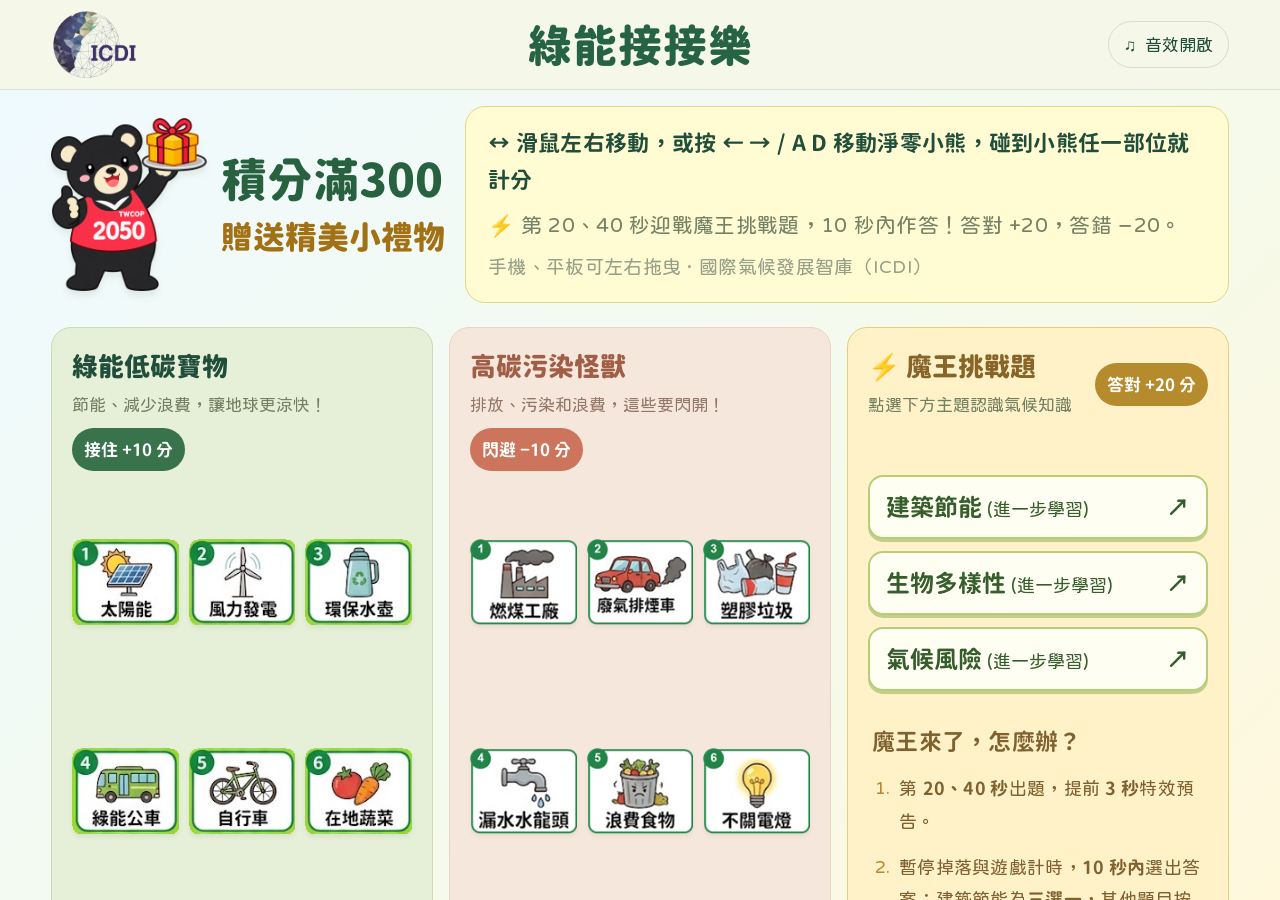
<file: index.html>
<!doctype html>
<html lang="zh-Hant">
<head>
  <meta charset="UTF-8"><meta name="viewport" content="width=device-width, initial-scale=1, viewport-fit=cover">
  <meta name="theme-color" content="#164d38"><meta name="description" content="加入地球守護隊！60 秒收集綠能寶物、閃避污染，挑戰氣候知識魔王。">
  <title>地球守護隊｜綠能接接樂</title>
  <link rel="preload" href="assets/fonts/guardian-text.woff2?v=1c237be509cc496b" as="font" type="font/woff2" crossorigin>
  <link rel="preload" href="assets/fonts/guardian-round-heavy.woff2?v=1c237be509cc496b" as="font" type="font/woff2" crossorigin>
  <link rel="stylesheet" href="style.css?v=1c237be509cc496b"><link rel="stylesheet" href="landscape.css?v=1c237be509cc496b"><link rel="stylesheet" href="mission.css?v=1c237be509cc496b"><link rel="stylesheet" href="typography.css?v=1c237be509cc496b"><link rel="stylesheet" href="responsive.css?v=1c237be509cc496b">
<link rel="stylesheet" href="endings.css?v=1c237be509cc496b">
  <meta name="site-version" content="1c237be509cc496b">
  <script src="cache-refresh.js?v=1c237be509cc496b"></script>
</head>
<body class="at-home">
<header class="site-header"><a class="brand" href="./" aria-label="ICDI 國際氣候發展智庫首頁"><img class="brand-logo" src="assets/icdi-logo.png?v=1c237be509cc496b" alt="ICDI 國際氣候發展智庫" width="120" height="94"></a><h1 class="site-title">綠能接接樂</h1><button id="sound" class="icon-button" aria-label="關閉音效" aria-pressed="false">♫<span>音效開啟</span></button></header>
<main class="layout">
  <section class="intro">
    <div class="eyebrow"><span>MISSION 01</span> 小小行動，大大改變</div>
    <h1>給地球一個<br><span>涼快的未來。</span><svg class="title-star" viewBox="0 0 50 50" aria-hidden="true"><path d="M25 0 30 18 49 24 31 30 25 50 19 31 0 25 19 19Z" fill="#edb942"/></svg></h1>
    <p class="lead">綠能接接樂，守護行動開始！<br>和小特務一起接住好能量，讓低碳生活發生。</p>
    <div class="mission-tags"><span>◷ 60 秒挑戰</span><span>✦ 300 分解鎖獎勵</span></div>
    <div class="guide-box"><div class="guide-heading"><span>你的守護任務</span><small>HOW TO PLAY</small></div><div class="guide-row"><span class="guide-icon green">↙</span><div><b>接住綠能好夥伴</b><p>認出低碳寶物，累積地球的好能量。</p></div><strong class="positive">+10</strong></div><div class="guide-row"><span class="guide-icon coral">↗</span><div><b>閃開高碳污染怪</b><p>小心污染與浪費，別讓它們碰到小熊！</p></div><strong class="negative">−10</strong></div><div class="guide-row"><span class="guide-icon yellow">!</span><div><b>迎戰氣候知識魔王</b><p>第 20、40 秒，用知識挑戰守護地球。</p></div><strong class="gold">±20</strong></div></div>
    <button class="text-button" id="open-guide">查看所有寶物與污染怪 <span>↗</span></button>
    <div class="desktop-controls"><span>↔</span><p>滑鼠移動或 <kbd>←</kbd> <kbd>→</kbd> / <kbd>A</kbd> <kbd>D</kbd><small>手機、平板可直接左右拖曳小特務</small></p></div>
  </section>
  <section class="game-column" aria-label="綠能接接樂遊戲">
    <div class="game-topline"><span><i></i> 地球降溫計畫</span><small>READY, SET, GREEN!</small></div>
    <div class="game-shell" id="game-shell">
      <canvas id="game" width="1280" height="720" tabindex="0" aria-label="使用左右方向鍵、滑鼠或觸控移動角色"></canvas>
      <div class="hud" id="hud" hidden><div><small>綠能積分</small><b id="score">0</b><span> / 300</span></div><div class="timer"><small>剩餘時間</small><b id="time">60</b><span>秒</span></div><button id="pause" aria-label="暫停遊戲">Ⅱ</button><div class="progress"><i id="progress"></i></div></div>
      <section id="landing" class="screen landing">
        <div class="home-heading"><div class="home-reward"><img src="assets/ending-win.png?v=1c237be509cc496b" alt="拿著禮物慶祝的淨零小熊"><div><strong>積分滿300</strong><span>贈送精美小禮物</span></div></div><div class="home-instructions"><b>↔ 滑鼠左右移動，或按 ← → / A D 移動淨零小熊，碰到小熊任一部位就計分</b><span>⚡ 第 20、40 秒迎戰魔王挑戰題，10 秒內作答！答對 +20，答錯 −20。</span><small>手機、平板可左右拖曳 · 國際氣候發展智庫（ICDI）</small></div><div id="hero-art" class="hero-art" hidden></div></div>
        <div class="education-panels"><section class="education-panel low-carbon"><div class="education-heading"><div><h3>綠能低碳寶物</h3><p>節能、減少浪費，讓地球更涼快！</p></div><strong>接住 +10 分</strong></div><div id="home-good" class="poster-grid"></div></section><section class="education-panel high-carbon"><div class="education-heading"><div><h3>高碳污染怪獸</h3><p>排放、污染和浪費，這些要閃開！</p></div><strong>閃避 −10 分</strong></div><div id="home-bad" class="poster-grid"></div></section><section class="education-panel boss-education" aria-label="魔王挑戰遊戲規則"><div class="education-heading"><div><h3>⚡ 魔王挑戰題</h3><p>點選下方主題認識氣候知識</p></div><strong>答對 +20 分</strong></div><div class="poster-grid boss-guide-grid"><a class="boss-topic-button" href="building-energy.html?v=1c237be509cc496b" target="_blank" rel="noopener noreferrer" aria-label="建築節能（進一步學習，另開分頁）"><span>建築節能 <small>(進一步學習)</small></span><span aria-hidden="true">↗</span></a><a class="boss-topic-button" href="biodiversity.html?v=1c237be509cc496b" target="_blank" rel="noopener noreferrer" aria-label="生物多樣性（進一步學習，另開分頁）"><span>生物多樣性 <small>(進一步學習)</small></span><span aria-hidden="true">↗</span></a><a class="boss-topic-button climate-topic-button" href="climate-risk.html?v=1c237be509cc496b" target="_blank" rel="noopener noreferrer" aria-label="氣候風險（進一步學習，另開分頁）"><span>氣候風險 <small>(進一步學習)</small></span><span aria-hidden="true">↗</span></a><div class="boss-guide-rules"><h4>魔王來了，怎麼辦？</h4><ol><li>第 <b>20、40 秒</b>出題，提前 <b>3 秒</b>特效預告。</li><li>暫停掉落與遊戲計時，<b>10 秒內</b>選出答案：建築節能為<b>三選一</b>，其他題目按下 <b>○ 正確</b>或 <b>× 錯誤</b>。</li><li><b>答對 +20 分</b>，答錯或逾時 <b>−20 分</b>。</li><li>看完解說後，<b>點選任意畫面</b>繼續挑戰！</li></ol></div></div></section></div>
        <div class="home-bottom"><button id="start" class="primary-button">開始遊戲 <span>↗</span></button><button id="mobile-guide" hidden>查看圖鑑</button></div>
      </section>
      <section id="countdown" class="screen countdown" hidden><span>準備好加入地球守護隊</span><b id="count-number">3</b><p>左右移動，用小熊接綠能，閃開污染！</p></section>
      <div id="boss-warning" class="boss-warning" role="status" aria-live="assertive" hidden><span class="warning-symbol">⚡</span><div><strong>魔王題即將登場！</strong><small>準備用氣候知識守護地球</small></div><b id="warning-number">3</b><span class="warning-unit">秒後</span></div>
      <section id="paused" class="screen modal-backdrop" hidden><div class="dialog"><span class="dialog-kicker">TAKE A BREATH</span><h2>地球也休息一下</h2><p>準備好了，就繼續守護任務吧！</p><button id="resume" class="primary-button">繼續挑戰 ▷</button><button id="restart" class="text-button">重新開始</button></div></section>
      <section id="boss" class="screen modal-backdrop boss" hidden><div class="dialog"><div class="boss-alert" id="boss-round-title">⚡ 魔王挑戰時間</div><div class="boss-time" id="boss-clock"><span id="boss-seconds">10</span><small>秒內作答</small></div><small id="boss-category" class="dialog-kicker"></small><h2 id="question"></h2><div id="boolean-answers" class="answer-buttons"><button id="true" aria-label="答案正確">○<span>正確</span></button><button id="false" aria-label="答案錯誤">×<span>錯誤</span></button></div><div id="choice-answers" class="answer-buttons choice-answers" hidden><button id="choice-0" type="button">24°C</button><button id="choice-1" type="button">26°C</button><button id="choice-2" type="button">28°C</button></div><div id="boss-feedback" hidden><h3 id="feedback-title"></h3><p id="explanation"></p><strong id="boss-points"></strong><button id="boss-continue" class="boss-continue">點選任意畫面，繼續挑戰 ▷</button></div></div></section>
      <section id="result" class="screen result" hidden aria-label="守護任務結算">
        <div class="ending-card">
          <div class="ending-summary"><div id="result-medal" class="ending-medal" aria-hidden="true">🏅</div><div class="ending-banner">任務完成！</div><p class="ending-caption">本次守護行動，收集了</p><div class="final-score"><b id="final-score">0</b><span>分</span></div><h2 id="result-title" class="ending-title"></h2></div>
          <div class="ending-scene"><img id="ending-bear" class="ending-bear" src="assets/ending-encourage.png?v=1c237be509cc496b" alt="揮手鼓勵的淨零小熊" width="480" height="600"><div class="ending-bubble"><span id="ending-cheer" class="ending-cheer">再試一次！</span><p id="result-message"></p><div id="reward" class="reward"><strong>🎁 達標獎勵</strong><small>請向現場工作人員出示本畫面。</small></div></div></div>
          <div class="ending-actions"><button id="again" class="primary-button">回到首頁 <span>⌂</span></button></div>
        </div>
      </section>
      <span id="game-hint" class="game-hint" hidden>← 左右移動，用小熊接綠能、閃開污染 →</span>
      <button id="quit" class="quit-button" hidden aria-label="中途退出並返回首頁">↶ 中途退出</button>
    </div>
    <div class="game-caption"><span>✧ 每接住一份綠能，都是一份改變。</span><span>01 / EARTH</span></div>
  </section>
</main>
<footer class="site-footer"><div><b>ICDI</b><span>國際氣候發展智庫</span></div><p>一起把氣候知識，變成守護地球的超能力。</p><span>為地球，玩真的。↗</span></footer>
<dialog id="guide-dialog"><div class="modal-header"><div><span class="eyebrow">FIELD GUIDE</span><h2>守護隊圖鑑</h2></div><button class="close-button" data-close aria-label="關閉圖鑑">×</button></div><p>認識海報上的道具：接住低碳寶物，閃開高污染物！</p><h3 class="positive">綠能低碳寶物 · +10 分</h3><div id="good-gallery" class="gallery"></div><h3 class="negative">高碳污染怪獸 · −10 分</h3><div id="bad-gallery" class="gallery"></div></dialog>


<audio id="bgm" src="assets/audio/marimba-adventure.mp3?v=1c237be509cc496b" preload="auto" loop></audio>
<script src="art.js?v=1c237be509cc496b"></script><script src="game.js?v=1c237be509cc496b"></script>
</body></html>
</file>
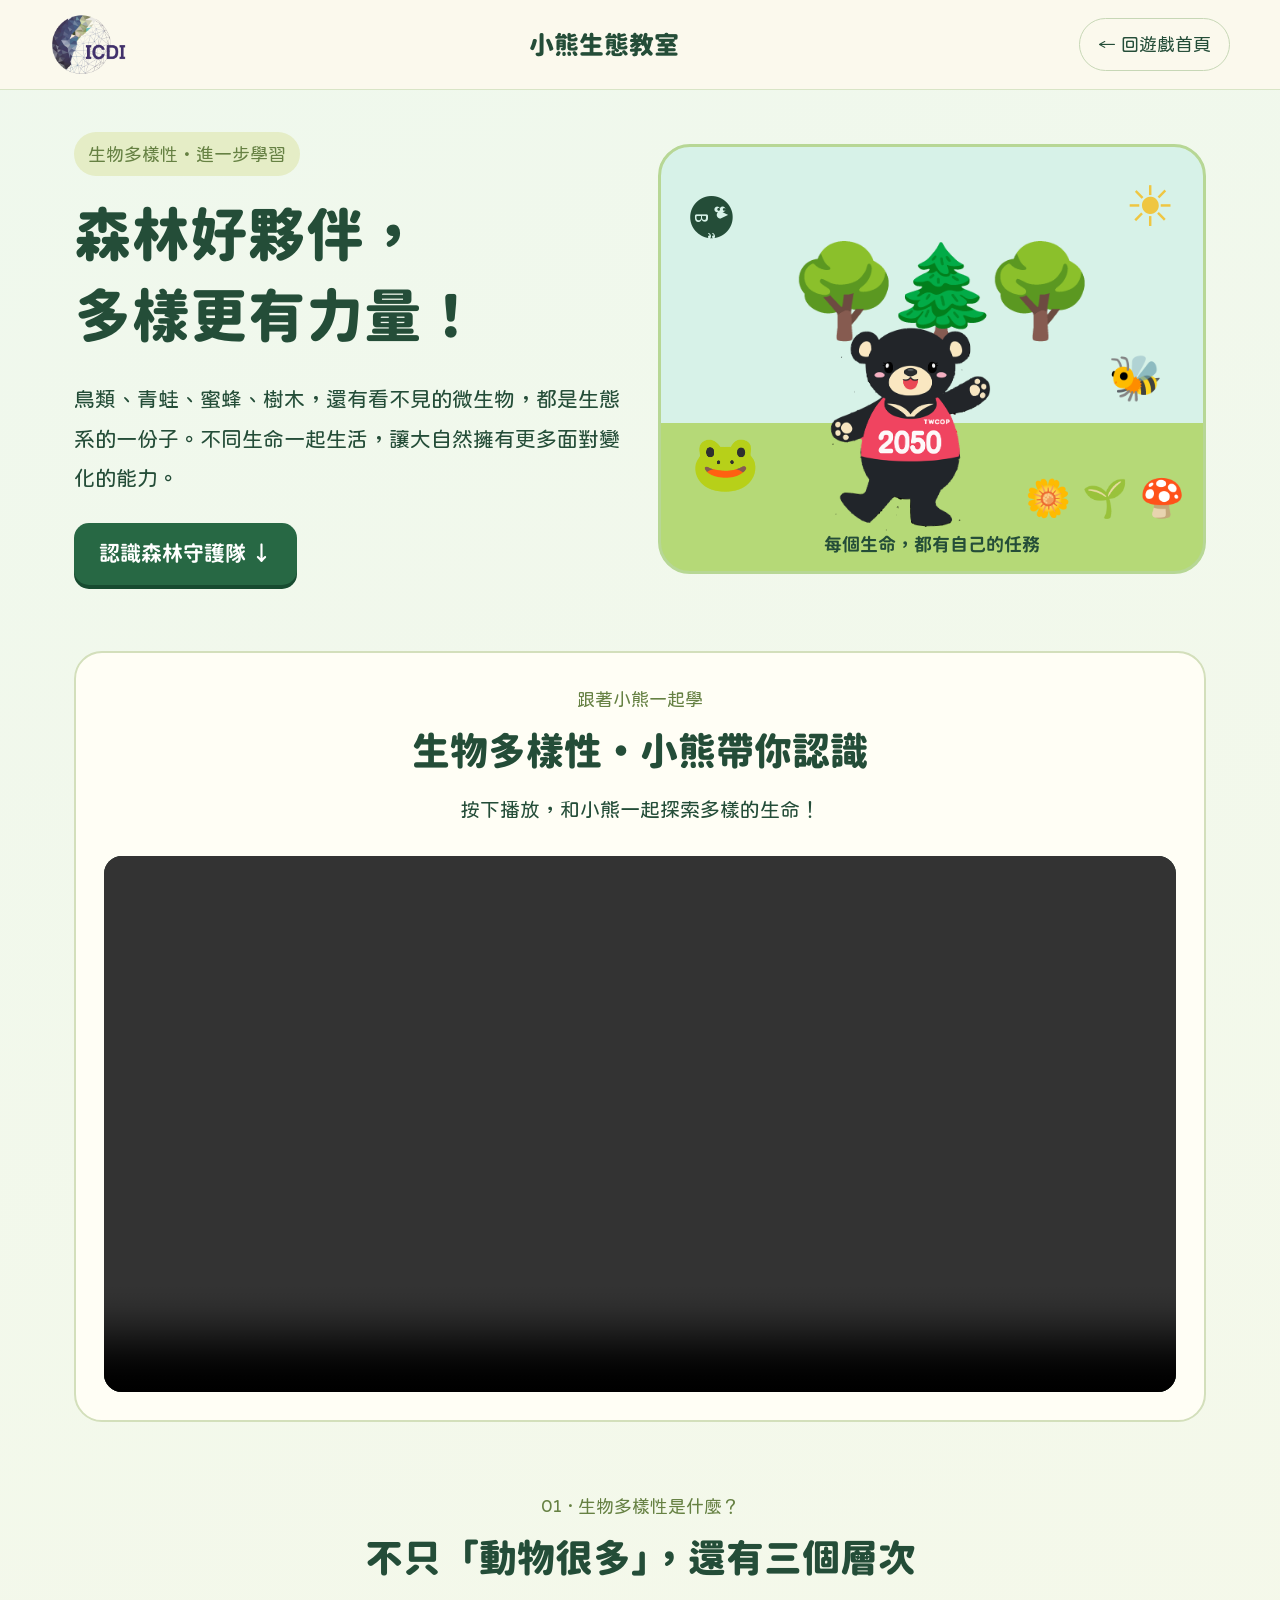
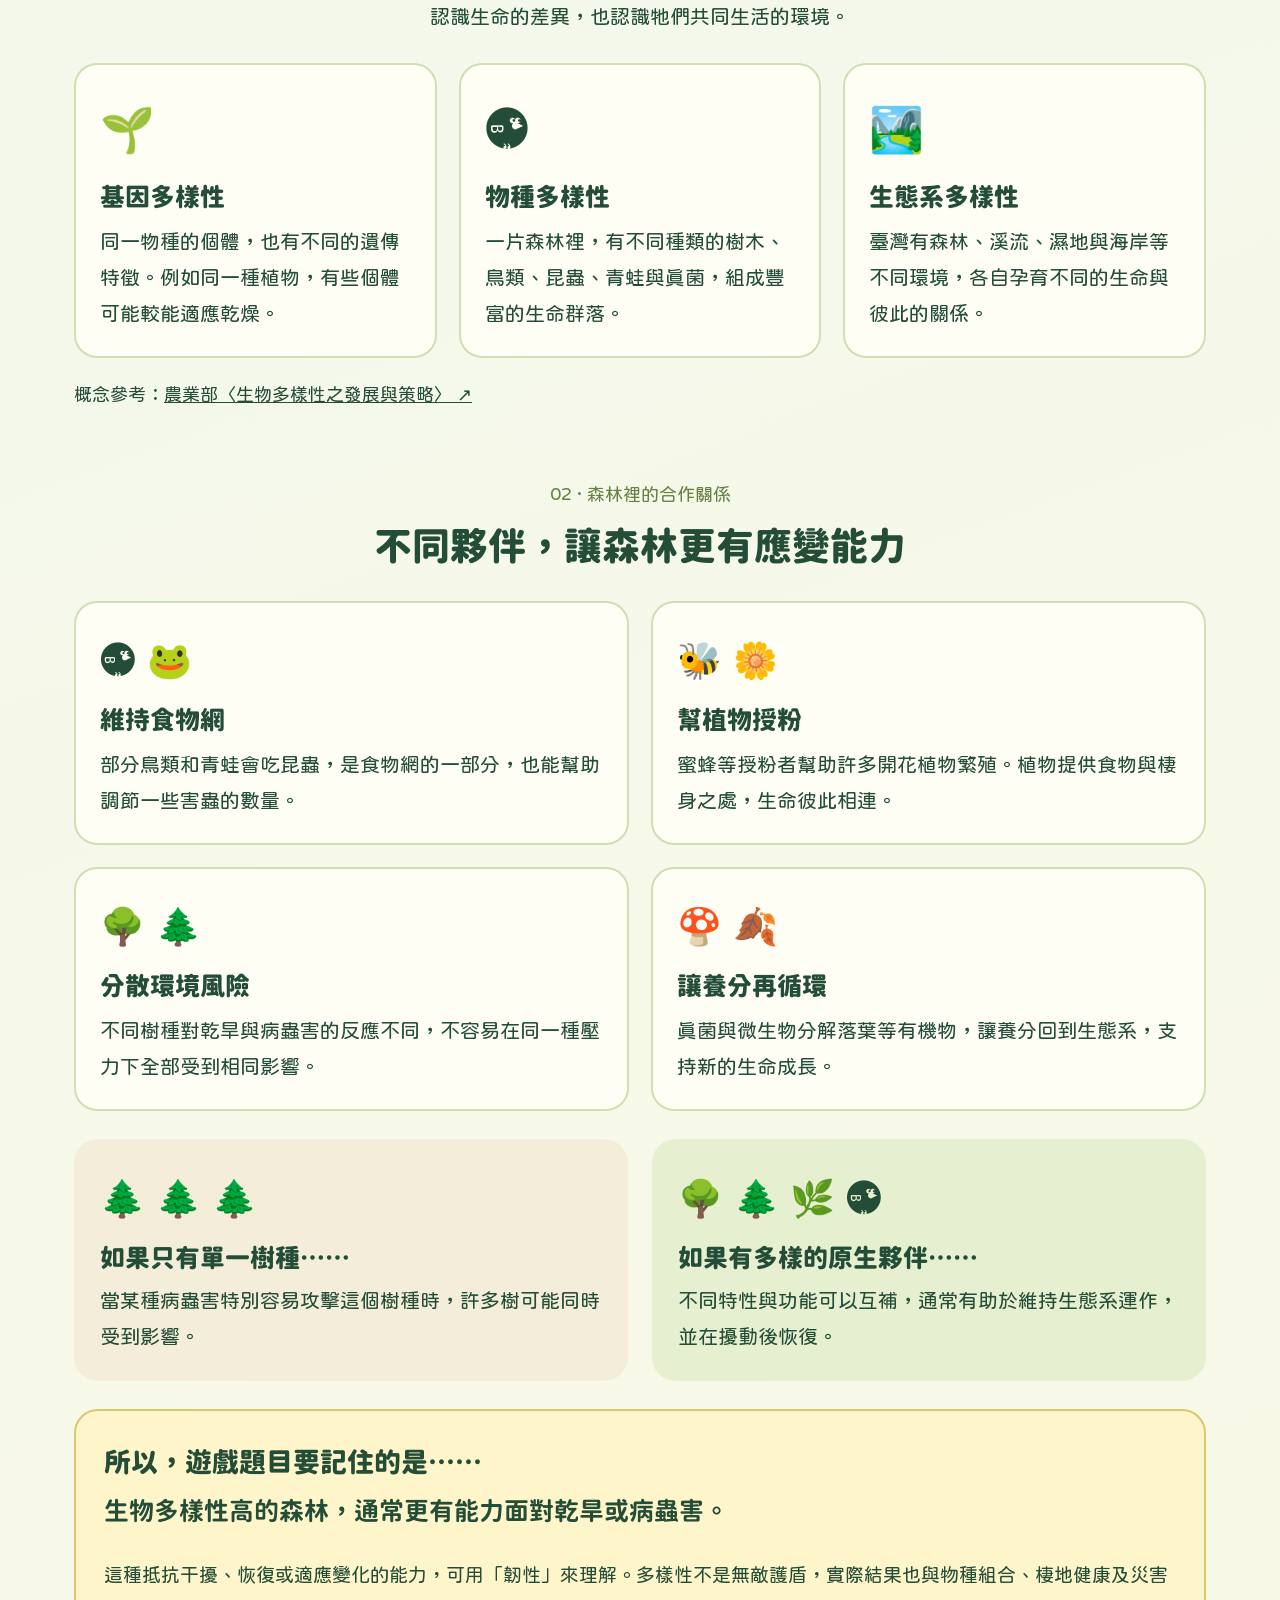
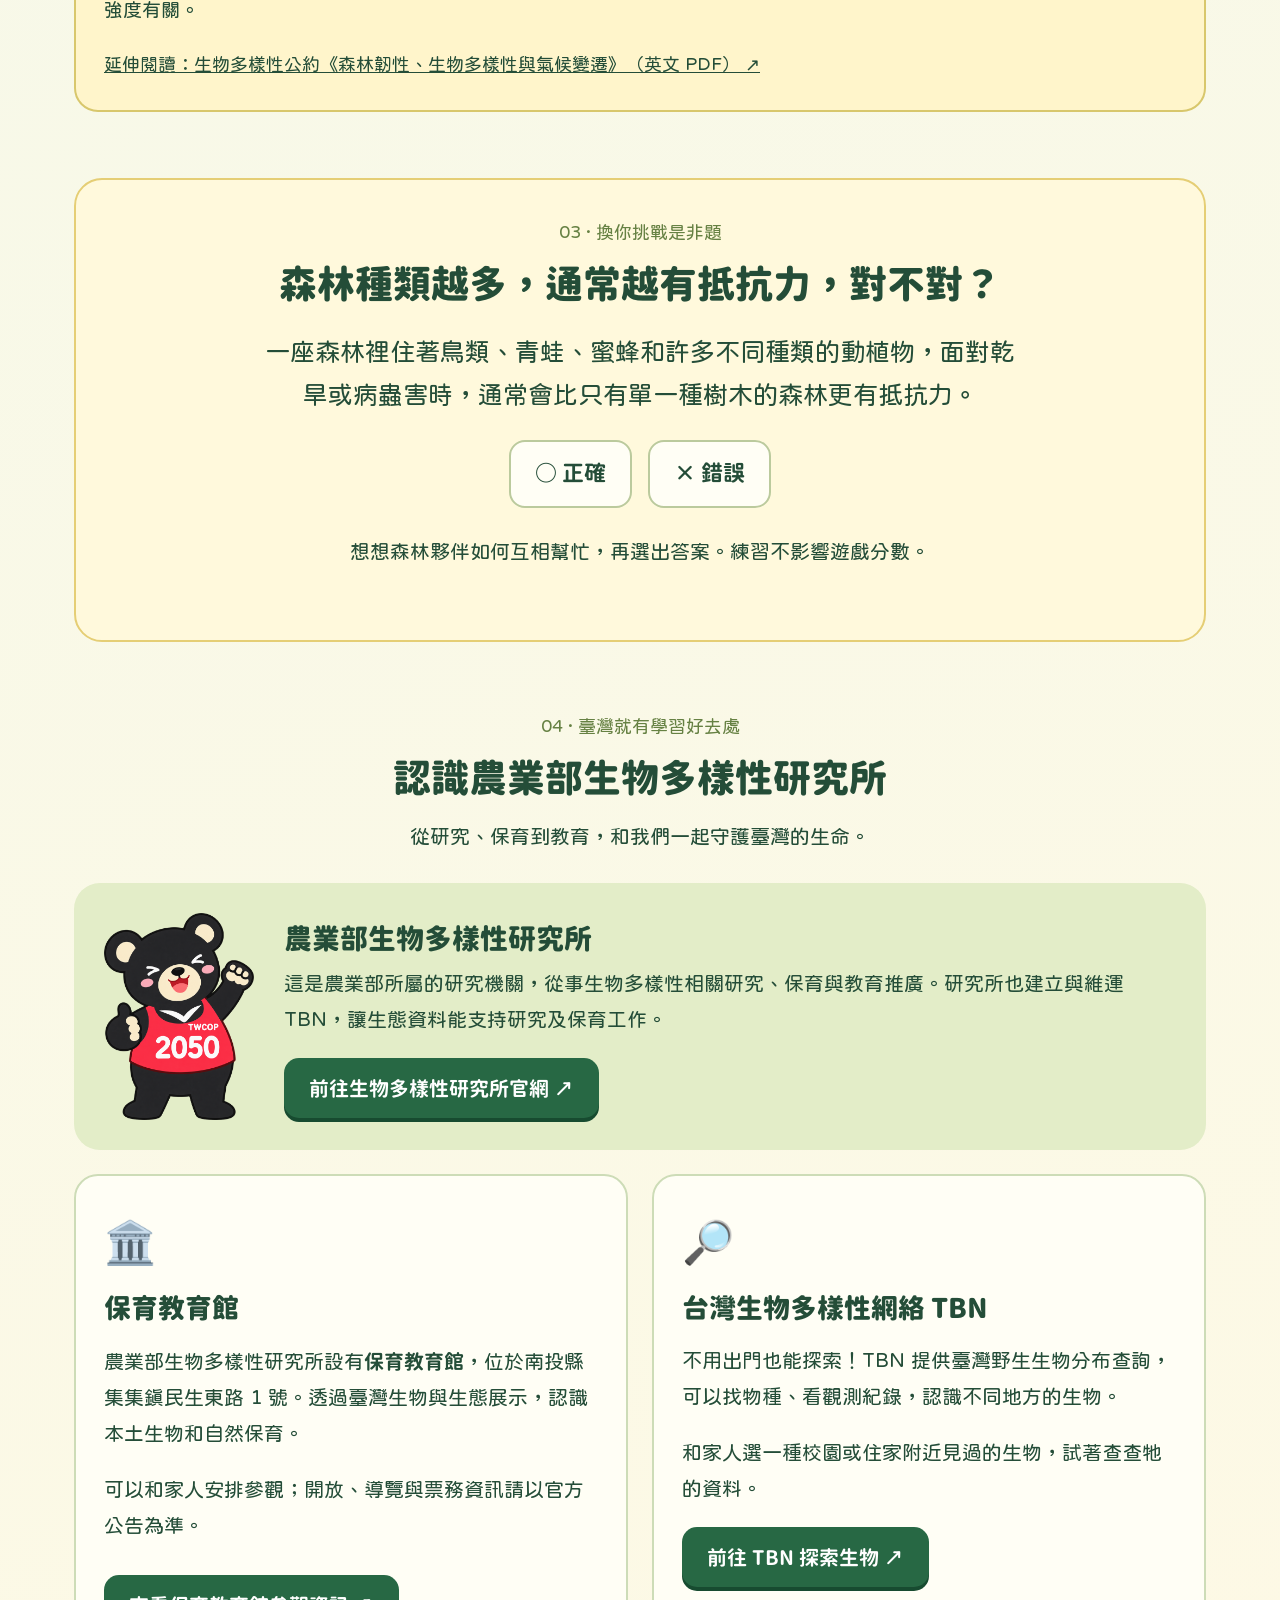
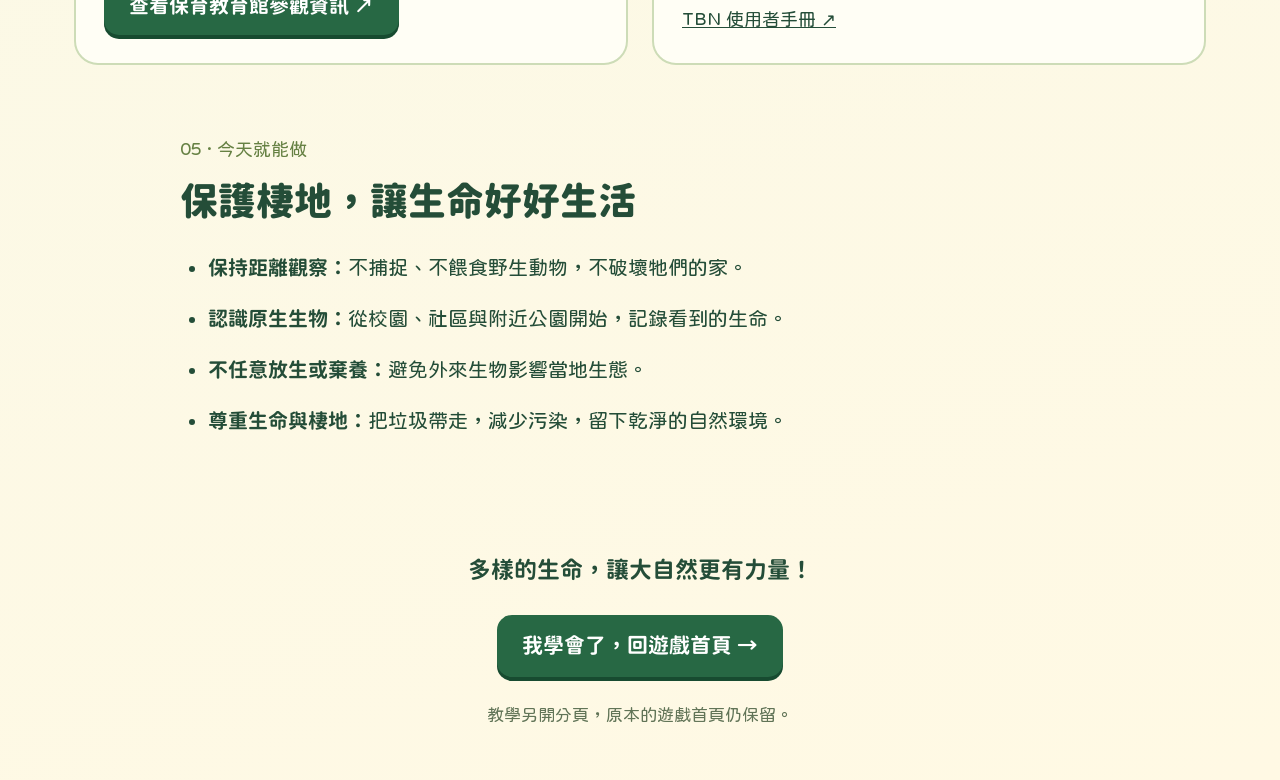
<file: biodiversity.html>
<!doctype html>
<html lang="zh-Hant">
<head>
  <meta charset="utf-8">
  <meta name="viewport" content="width=device-width, initial-scale=1, viewport-fit=cover">
  <meta name="theme-color" content="#eaf5d8">
  <meta name="description" content="跟小熊認識生物多樣性與森林韌性，探索農業部生物多樣性研究所、保育教育館及台灣生物多樣性網絡 TBN。">
  <title>生物多樣性小教室｜綠能接接樂</title>
  <link rel="stylesheet" href="typography.css?v=1c237be509cc496b">
  <link rel="stylesheet" href="climate-risk.css?v=1c237be509cc496b">
  <link rel="stylesheet" href="biodiversity.css?v=1c237be509cc496b">
  <script src="biodiversity.js?v=1c237be509cc496b" defer></script>
  <meta name="site-version" content="1c237be509cc496b">
  <script src="cache-refresh.js?v=1c237be509cc496b"></script>
</head>
<body>
  <header class="lesson-header"><a href="index.html?v=1c237be509cc496b" aria-label="回到綠能接接樂首頁"><img src="assets/icdi-logo.png?v=1c237be509cc496b" alt="ICDI 國際氣候發展智庫" width="88" height="69"></a><span>小熊生態教室</span><a class="back-link" href="index.html?v=1c237be509cc496b">← 回遊戲首頁</a></header>
  <main>
    <section class="bio-hero" aria-labelledby="lesson-title">
      <div><span class="lesson-tag">生物多樣性・進一步學習</span><h1 id="lesson-title">森林好夥伴，<br>多樣更有力量！</h1><p class="lead">鳥類、青蛙、蜜蜂、樹木，還有看不見的微生物，都是生態系的一份子。不同生命一起生活，讓大自然擁有更多面對變化的能力。</p><a class="lesson-button" href="#forest-team">認識森林守護隊 ↓</a></div>
      <div class="forest-scene" role="img" aria-label="小熊和鳥、青蛙、蜜蜂及不同樹木，一起生活在多樣的森林裡"><span class="forest-sun" aria-hidden="true">☀</span><div class="forest-canopy" aria-hidden="true">🌳 🌲 🌳</div><span class="forest-bird" aria-hidden="true">🐦</span><span class="forest-bee" aria-hidden="true">🐝</span><img src="assets/player-bear.png?v=1c237be509cc496b" alt="" width="437" height="540"><span class="forest-frog" aria-hidden="true">🐸</span><span class="forest-flower" aria-hidden="true">🌼 🌱 🍄</span><b>每個生命，都有自己的任務</b></div>
    </section>

    <section class="story-video" aria-labelledby="bio-video-title">
      <div class="section-heading"><span>跟著小熊一起學</span><h2 id="bio-video-title">生物多樣性・小熊帶你認識</h2><p>按下播放，和小熊一起探索多樣的生命！</p></div>
      <video controls playsinline preload="metadata" aria-label="生物多樣性小熊帶你認識教學影片">
        <source src="video/生物多樣性_小熊帶你認識.mp4?v=1c237be509cc496b" type="video/mp4">
        您的瀏覽器不支援影片播放，請<a href="video/生物多樣性_小熊帶你認識.mp4?v=1c237be509cc496b">開啟教學影片</a>。
      </video>
    </section>

    <section aria-labelledby="levels-title"><div class="section-heading"><span>01 · 生物多樣性是什麼？</span><h2 id="levels-title">不只「動物很多」，還有三個層次</h2><p>認識生命的差異，也認識牠們共同生活的環境。</p></div><div class="bio-levels">
      <article><span aria-hidden="true">🌱</span><h3>基因多樣性</h3><p>同一物種的個體，也有不同的遺傳特徵。例如同一種植物，有些個體可能較能適應乾燥。</p></article>
      <article><span aria-hidden="true">🐦</span><h3>物種多樣性</h3><p>一片森林裡，有不同種類的樹木、鳥類、昆蟲、青蛙與真菌，組成豐富的生命群落。</p></article>
      <article><span aria-hidden="true">🏞️</span><h3>生態系多樣性</h3><p>臺灣有森林、溪流、濕地與海岸等不同環境，各自孕育不同的生命與彼此的關係。</p></article>
    </div><p class="bio-source">概念參考：<a href="https://www.moa.gov.tw/ws.php?id=2329" target="_blank" rel="noopener noreferrer">農業部〈生物多樣性之發展與策略〉 ↗</a></p></section>

    <section id="forest-team" aria-labelledby="team-title"><div class="section-heading"><span>02 · 森林裡的合作關係</span><h2 id="team-title">不同夥伴，讓森林更有應變能力</h2></div><div class="forest-jobs">
      <article><span aria-hidden="true">🐦 🐸</span><h3>維持食物網</h3><p>部分鳥類和青蛙會吃昆蟲，是食物網的一部分，也能幫助調節一些害蟲的數量。</p></article>
      <article><span aria-hidden="true">🐝 🌼</span><h3>幫植物授粉</h3><p>蜜蜂等授粉者幫助許多開花植物繁殖。植物提供食物與棲身之處，生命彼此相連。</p></article>
      <article><span aria-hidden="true">🌳 🌲</span><h3>分散環境風險</h3><p>不同樹種對乾旱與病蟲害的反應不同，不容易在同一種壓力下全部受到相同影響。</p></article>
      <article><span aria-hidden="true">🍄 🍂</span><h3>讓養分再循環</h3><p>真菌與微生物分解落葉等有機物，讓養分回到生態系，支持新的生命成長。</p></article>
    </div>
    <div class="forest-comparison"><article><span aria-hidden="true">🌲 🌲 🌲</span><h3>如果只有單一樹種……</h3><p>當某種病蟲害特別容易攻擊這個樹種時，許多樹可能同時受到影響。</p></article><article><span aria-hidden="true">🌳 🌲 🌿 🐦</span><h3>如果有多樣的原生夥伴……</h3><p>不同特性與功能可以互補，通常有助於維持生態系運作，並在擾動後恢復。</p></article></div>
    <div class="bio-takeaway"><h3>所以，遊戲題目要記住的是……</h3><p><strong>生物多樣性高的森林，通常更有能力面對乾旱或病蟲害。</strong></p><p>這種抵抗干擾、恢復或適應變化的能力，可用「韌性」來理解。多樣性不是無敵護盾，實際結果也與物種組合、棲地健康及災害強度有關。</p><a href="https://www.cbd.int/doc/publications/cbd-ts-43-en.pdf" target="_blank" rel="noopener noreferrer">延伸閱讀：生物多樣性公約《森林韌性、生物多樣性與氣候變遷》（英文 PDF） ↗</a></div>
    </section>

    <section class="practice" aria-labelledby="practice-title"><span>03 · 換你挑戰是非題</span><h2 id="practice-title">森林種類越多，通常越有抵抗力，對不對？</h2><p class="practice-question">一座森林裡住著鳥類、青蛙、蜜蜂和許多不同種類的動植物，面對乾旱或病蟲害時，通常會比只有單一種樹木的森林更有抵抗力。</p><div class="quiz-options" role="group" aria-label="選擇生物多樣性題目的答案"><button type="button" data-bio-answer="correct">○ 正確</button><button type="button" data-bio-answer="wrong">× 錯誤</button></div><p id="bio-feedback" class="quiz-feedback" role="status" aria-live="polite">想想森林夥伴如何互相幫忙，再選出答案。練習不影響遊戲分數。</p></section>

    <section aria-labelledby="taiwan-title"><div class="section-heading"><span>04 · 臺灣就有學習好去處</span><h2 id="taiwan-title">認識農業部生物多樣性研究所</h2><p>從研究、保育到教育，和我們一起守護臺灣的生命。</p></div>
      <div class="institute-feature"><img src="assets/ending-encourage.png?v=1c237be509cc496b" alt="邀請大家探索生態的淨零小熊" width="150" height="207"><div><h3>農業部生物多樣性研究所</h3><p>這是農業部所屬的研究機關，從事生物多樣性相關研究、保育與教育推廣。研究所也建立與維運 TBN，讓生態資料能支持研究及保育工作。</p><a class="lesson-button" href="https://www.tbri.gov.tw/" target="_blank" rel="noopener noreferrer">前往生物多樣性研究所官網 ↗</a></div></div>
      <div class="bio-resources">
        <article><span class="resource-icon" aria-hidden="true">🏛️</span><h3>保育教育館</h3><p>農業部生物多樣性研究所設有<strong>保育教育館</strong>，位於南投縣集集鎮民生東路 1 號。透過臺灣生物與生態展示，認識本土生物和自然保育。</p><p>可以和家人安排參觀；開放、導覽與票務資訊請以官方公告為準。</p><a class="lesson-button" href="https://www.tbri.gov.tw/view.php?font-size=m&amp;id=84&amp;subtheme=&amp;theme=web_structure" target="_blank" rel="noopener noreferrer">查看保育教育館參觀資訊 ↗</a></article>
        <article><span class="resource-icon" aria-hidden="true">🔎</span><h3>台灣生物多樣性網絡 TBN</h3><p>不用出門也能探索！TBN 提供臺灣野生生物分布查詢，可以找物種、看觀測紀錄，認識不同地方的生物。</p><p>和家人選一種校園或住家附近見過的生物，試著查查牠的資料。</p><div class="resource-links"><a class="lesson-button" href="https://www.tbn.org.tw/" target="_blank" rel="noopener noreferrer">前往 TBN 探索生物 ↗</a><a href="https://www.tbn.org.tw/about/faq" target="_blank" rel="noopener noreferrer">TBN 使用者手冊 ↗</a></div></article>
      </div>
    </section>

    <section class="take-action" aria-labelledby="action-title"><span>05 · 今天就能做</span><h2 id="action-title">保護棲地，讓生命好好生活</h2><ul><li><strong>保持距離觀察：</strong>不捕捉、不餵食野生動物，不破壞牠們的家。</li><li><strong>認識原生生物：</strong>從校園、社區與附近公園開始，記錄看到的生命。</li><li><strong>不任意放生或棄養：</strong>避免外來生物影響當地生態。</li><li><strong>尊重生命與棲地：</strong>把垃圾帶走，減少污染，留下乾淨的自然環境。</li></ul></section>
    <footer class="lesson-footer"><p><strong>多樣的生命，讓大自然更有力量！</strong></p><a class="lesson-button" href="index.html?v=1c237be509cc496b">我學會了，回遊戲首頁 →</a><small>教學另開分頁，原本的遊戲首頁仍保留。</small></footer>
  </main>
</body>
</html>
</file>
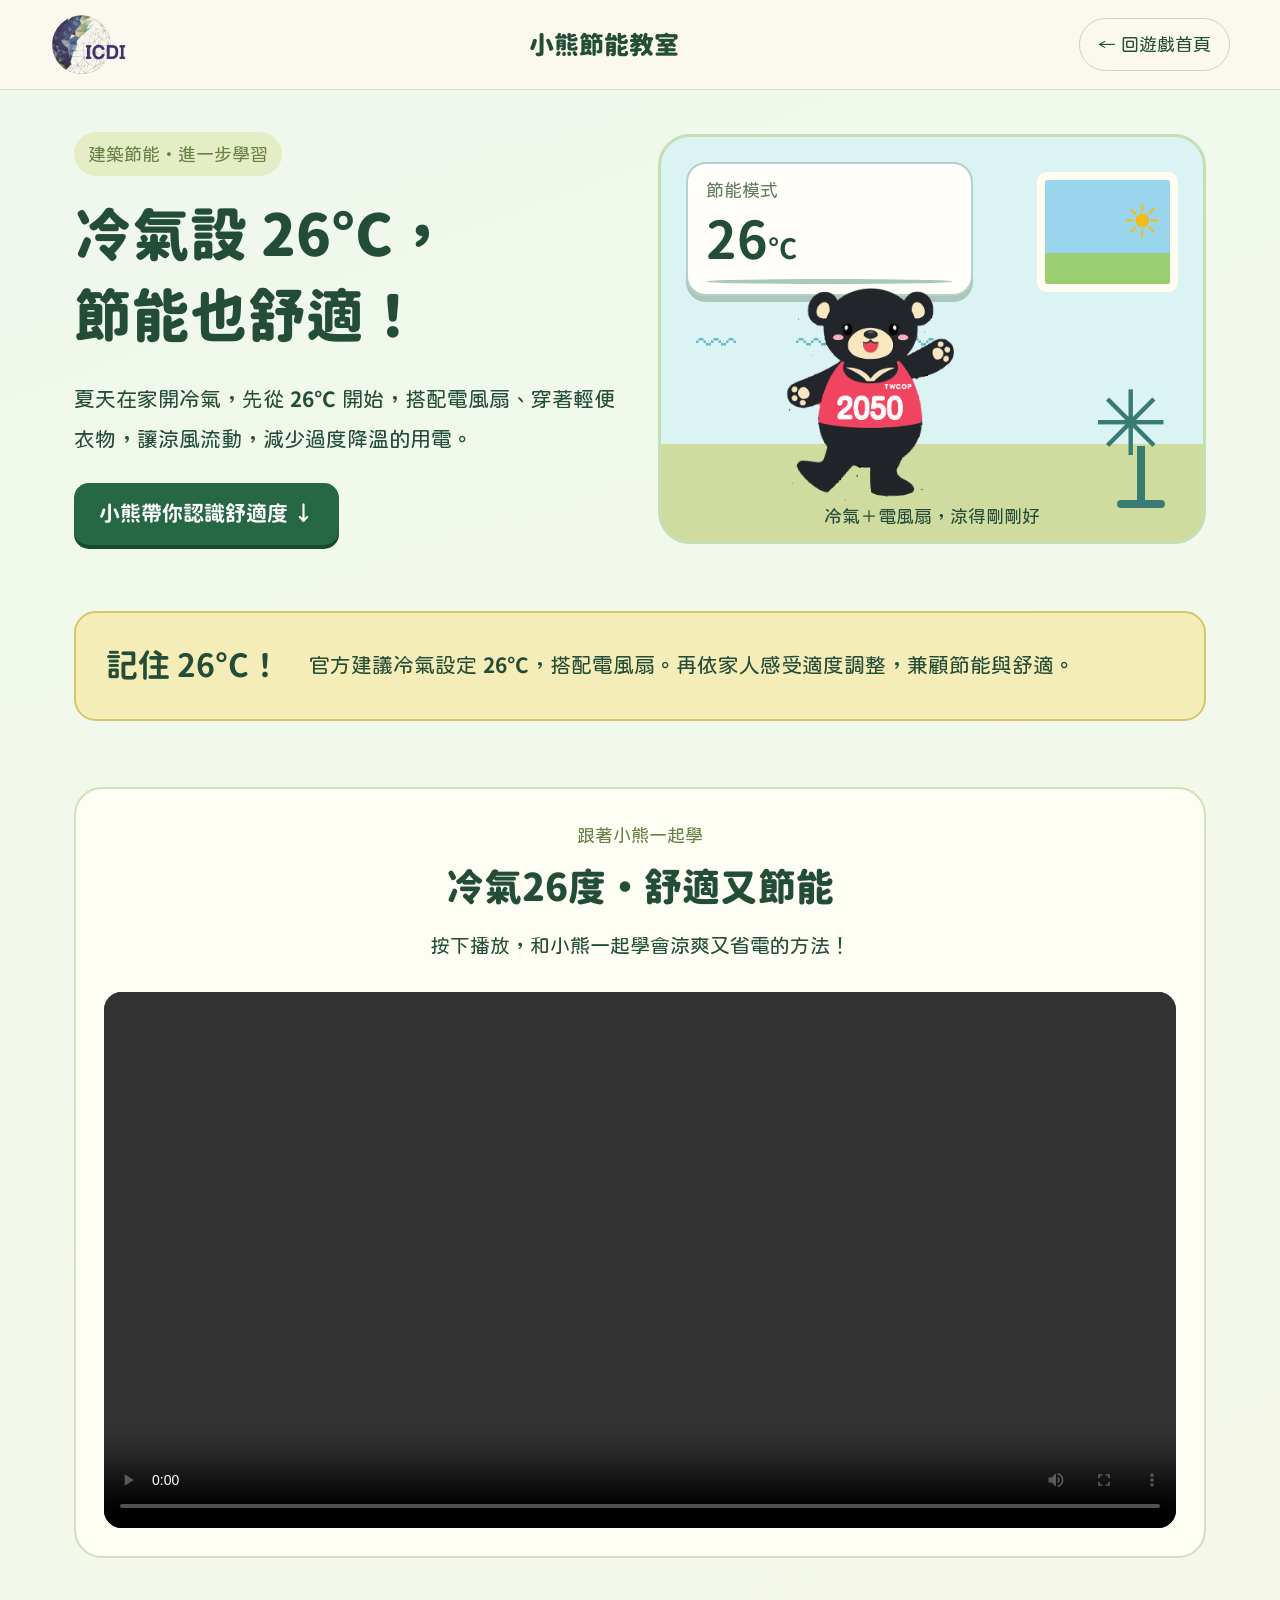
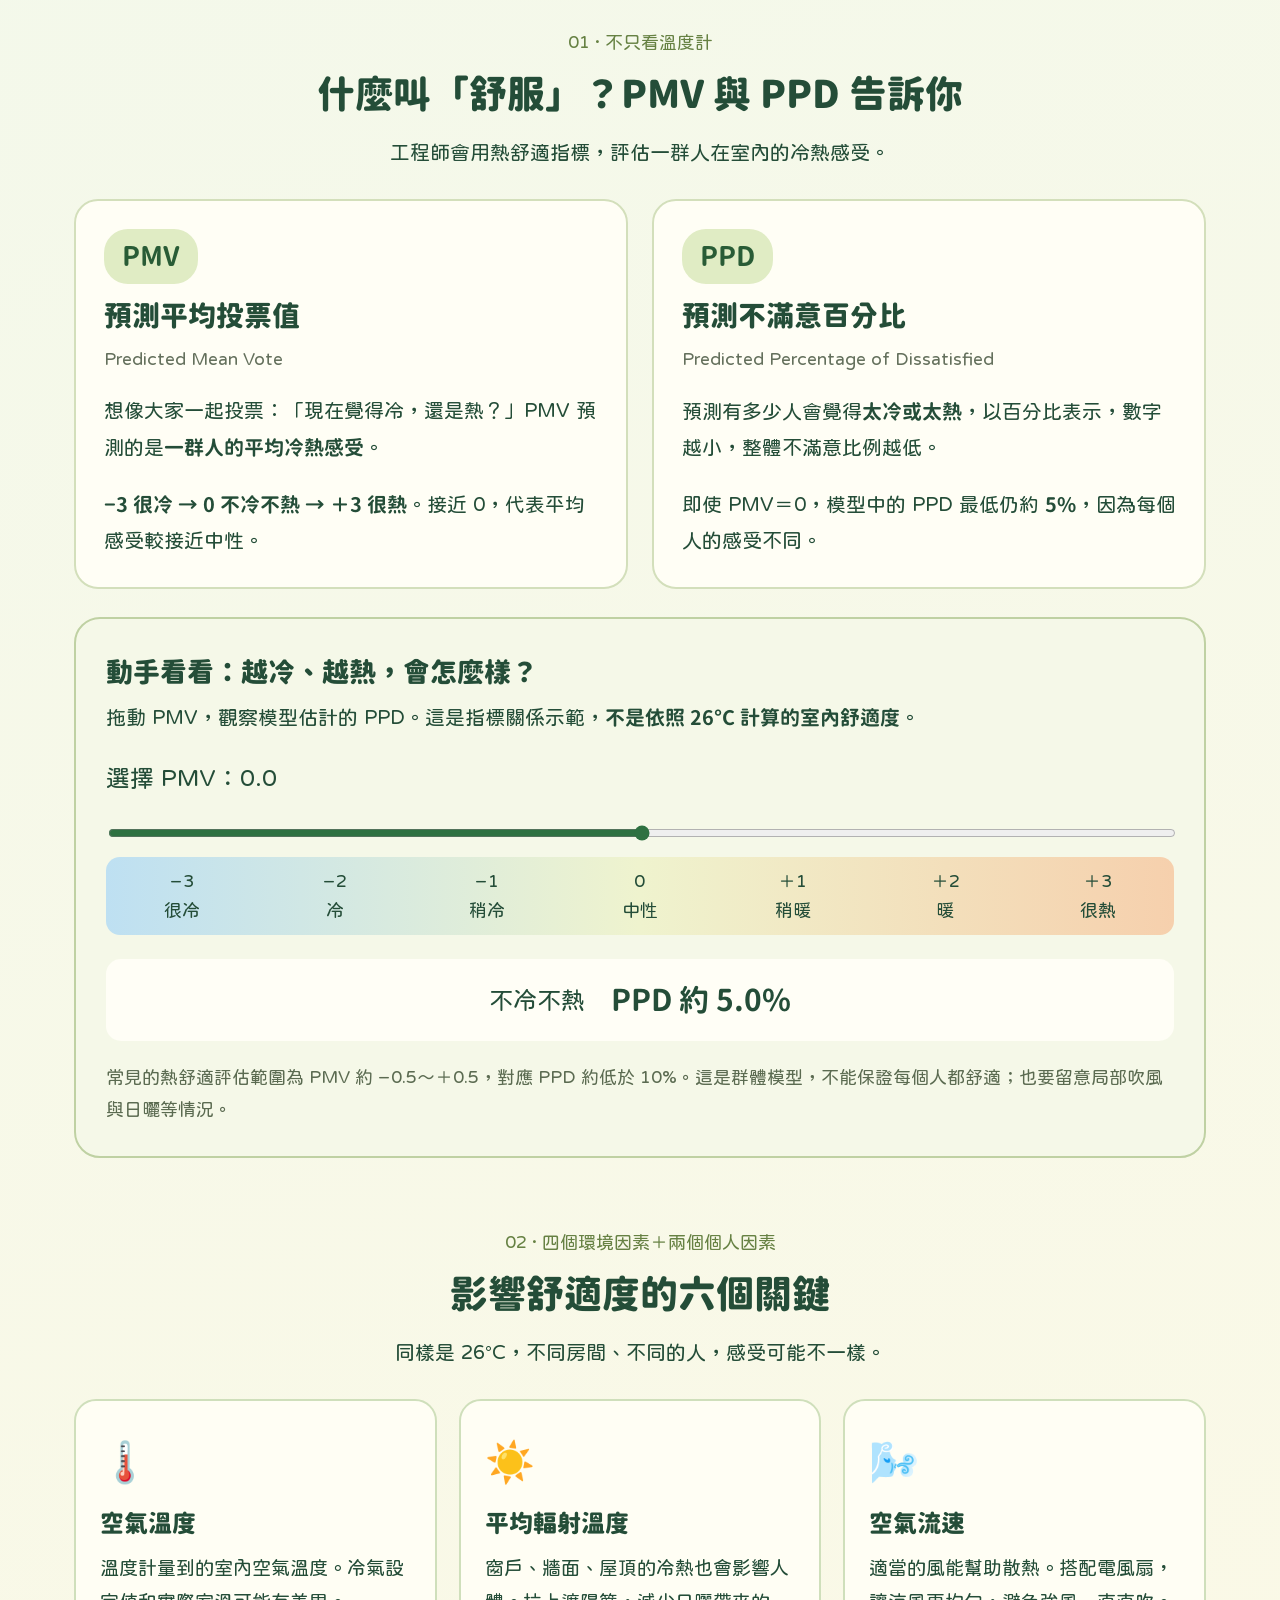
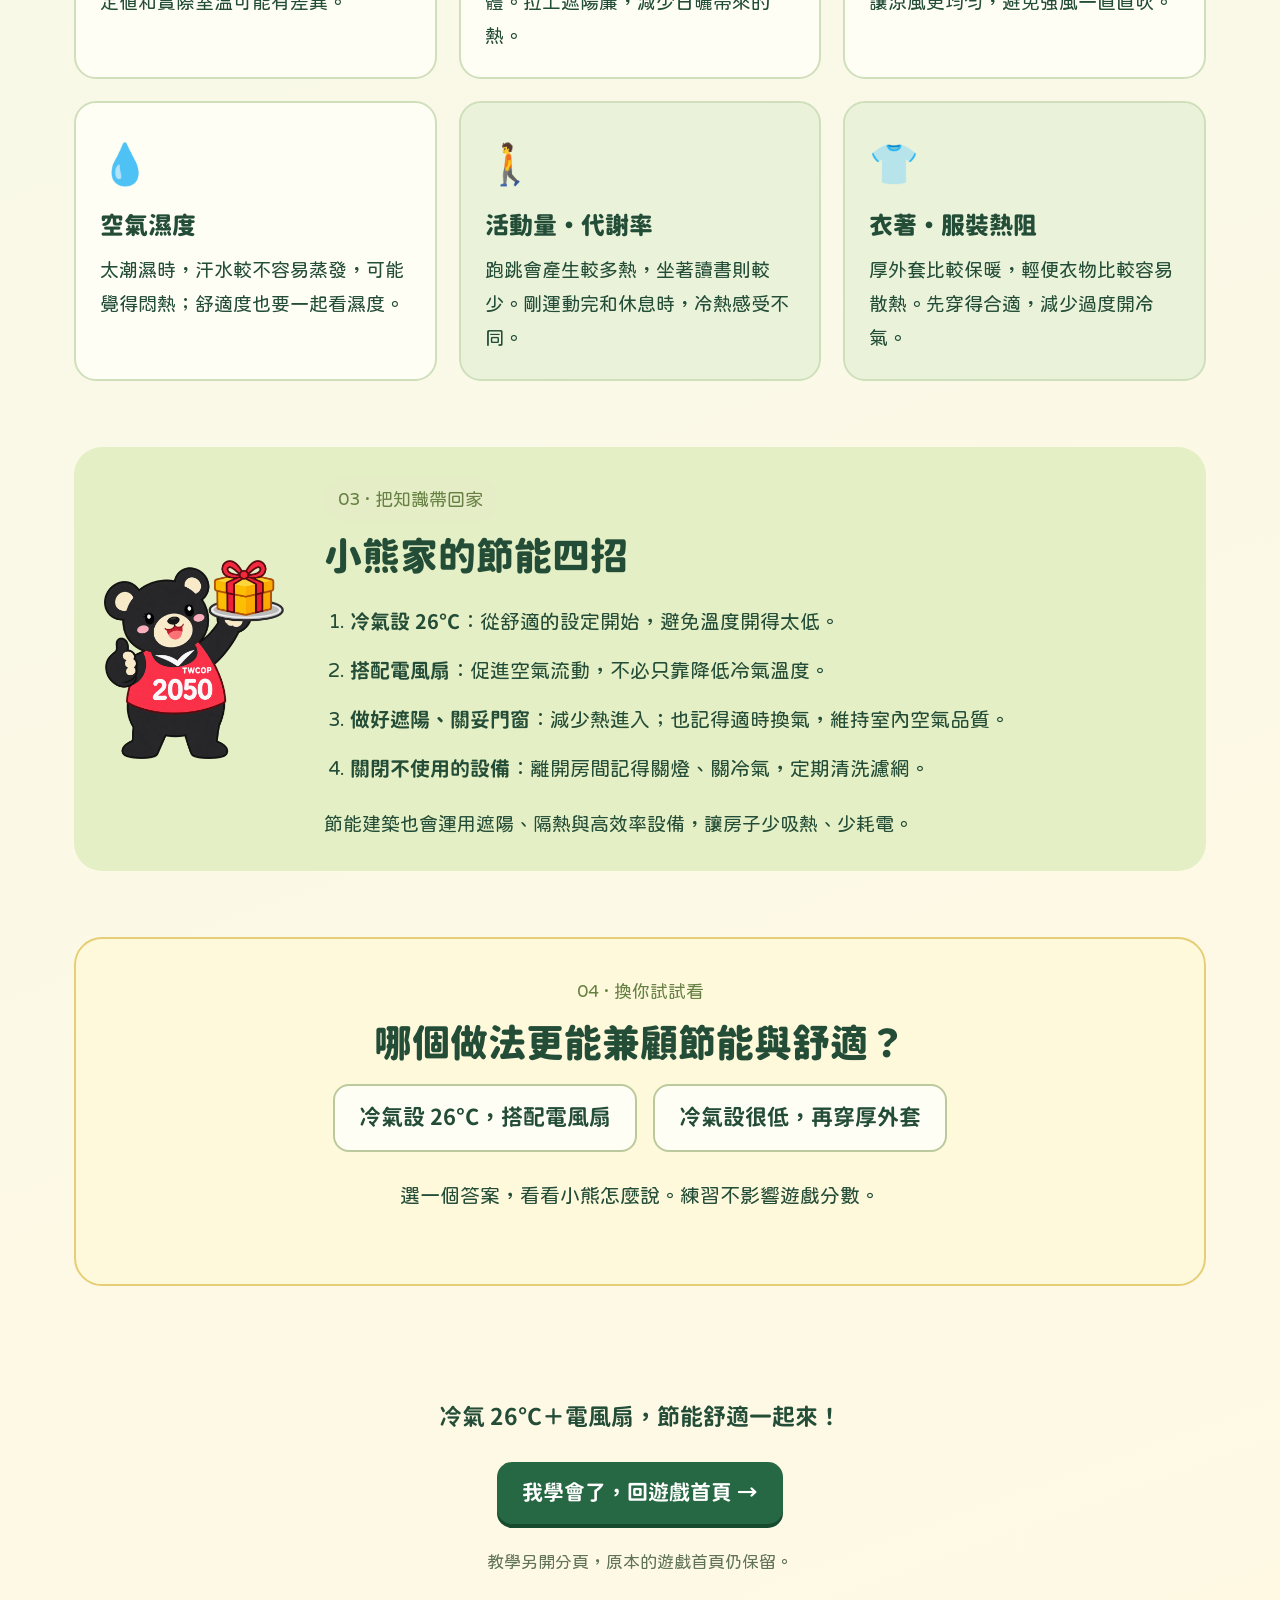
<file: building-energy.html>
<!doctype html>
<html lang="zh-Hant">
<head>
  <meta charset="utf-8">
  <meta name="viewport" content="width=device-width, initial-scale=1, viewport-fit=cover">
  <meta name="theme-color" content="#eaf5d8">
  <meta name="description" content="跟小熊認識建築節能與 PMV、PPD 熱舒適指標。家中冷氣設定 26°C，搭配電風扇，兼顧節能與舒適。">
  <title>建築節能小教室｜綠能接接樂</title>
  <link rel="stylesheet" href="typography.css?v=1c237be509cc496b">
  <link rel="stylesheet" href="climate-risk.css?v=1c237be509cc496b">
  <link rel="stylesheet" href="building-energy.css?v=1c237be509cc496b">
  <script src="building-energy.js?v=1c237be509cc496b" defer></script>
  <meta name="site-version" content="1c237be509cc496b">
  <script src="cache-refresh.js?v=1c237be509cc496b"></script>
</head>
<body>
  <header class="lesson-header"><a href="index.html?v=1c237be509cc496b" aria-label="回到綠能接接樂首頁"><img src="assets/icdi-logo.png?v=1c237be509cc496b" alt="ICDI 國際氣候發展智庫" width="88" height="69"></a><span>小熊節能教室</span><a class="back-link" href="index.html?v=1c237be509cc496b">← 回遊戲首頁</a></header>
  <main>
    <section class="energy-hero" aria-labelledby="lesson-title">
      <div><span class="lesson-tag">建築節能・進一步學習</span><h1 id="lesson-title">冷氣設 26°C，<br>節能也舒適！</h1><p class="lead">夏天在家開冷氣，先從 <strong>26°C</strong> 開始，搭配電風扇、穿著輕便衣物，讓涼風流動，減少過度降溫的用電。</p><a class="lesson-button" href="#comfort">小熊帶你認識舒適度 ↓</a></div>
      <div class="cool-room" role="img" aria-label="小熊在冷氣設定26度、搭配電風扇的房間裡，開心學習節能">
        <div class="air-conditioner"><span>節能模式</span><b>26<span>°C</span></b><i></i></div><div class="window-view"><span>☀</span></div><div class="breeze" aria-hidden="true">〰　〰　〰</div><img src="assets/player-bear.png?v=1c237be509cc496b" alt="" width="437" height="540"><div class="room-fan" aria-hidden="true">✳<i></i></div><span class="room-caption">冷氣＋電風扇，涼得剛剛好</span>
      </div>
    </section>
    <aside class="degree-message"><strong>記住 26°C！</strong><p>官方建議冷氣設定 <b>26°C</b>，搭配電風扇。再依家人感受適度調整，兼顧節能與舒適。</p></aside>

    <section class="story-video" aria-labelledby="energy-video-title">
      <div class="section-heading"><span>跟著小熊一起學</span><h2 id="energy-video-title">冷氣26度・舒適又節能</h2><p>按下播放，和小熊一起學會涼爽又省電的方法！</p></div>
      <video controls playsinline preload="metadata" aria-label="冷氣26度舒適又節能教學影片">
        <source src="video/冷氣26度_舒適又節能.mp4?v=1c237be509cc496b" type="video/mp4">
        您的瀏覽器不支援影片播放，請<a href="video/冷氣26度_舒適又節能.mp4?v=1c237be509cc496b">開啟教學影片</a>。
      </video>
    </section>

    <section id="comfort" aria-labelledby="comfort-title">
      <div class="section-heading"><span>01 · 不只看溫度計</span><h2 id="comfort-title">什麼叫「舒服」？PMV 與 PPD 告訴你</h2><p>工程師會用熱舒適指標，評估一群人在室內的冷熱感受。</p></div>
      <div class="comfort-definitions">
        <article><span class="index-label">PMV</span><h3>預測平均投票值</h3><p class="english-term" lang="en">Predicted Mean Vote</p><p>想像大家一起投票：「現在覺得冷，還是熱？」PMV 預測的是<strong>一群人的平均冷熱感受</strong>。</p><p><b>−3 很冷 → 0 不冷不熱 → ＋3 很熱</b>。接近 0，代表平均感受較接近中性。</p></article>
        <article><span class="index-label">PPD</span><h3>預測不滿意百分比</h3><p class="english-term" lang="en">Predicted Percentage of Dissatisfied</p><p>預測有多少人會覺得<strong>太冷或太熱</strong>，以百分比表示，數字越小，整體不滿意比例越低。</p><p>即使 PMV＝0，模型中的 PPD 最低仍約 <b>5%</b>，因為每個人的感受不同。</p></article>
      </div>
      <div class="pmv-explorer">
        <h3>動手看看：越冷、越熱，會怎麼樣？</h3><p>拖動 PMV，觀察模型估計的 PPD。這是指標關係示範，<strong>不是依照 26°C 計算的室內舒適度</strong>。</p>
        <label for="pmv-value">選擇 PMV：<output id="pmv-number" for="pmv-value">0.0</output></label>
        <input id="pmv-value" type="range" min="-3" max="3" step="0.1" value="0" aria-describedby="pmv-help">
        <div class="thermal-scale" aria-hidden="true"><span>−3<br>很冷</span><span>−2<br>冷</span><span>−1<br>稍冷</span><span>0<br>中性</span><span>＋1<br>稍暖</span><span>＋2<br>暖</span><span>＋3<br>很熱</span></div>
        <div class="comfort-reading" role="status" aria-live="polite" aria-atomic="true"><span id="thermal-feeling">不冷不熱</span><strong>PPD 約 <output id="ppd-number" for="pmv-value">5.0</output>%</strong></div>
        <p id="pmv-help" class="model-note">常見的熱舒適評估範圍為 PMV 約 −0.5～＋0.5，對應 PPD 約低於 10%。這是群體模型，不能保證每個人都舒適；也要留意局部吹風與日曬等情況。</p>
      </div>
    </section>

    <section aria-labelledby="factors-title"><div class="section-heading"><span>02 · 四個環境因素＋兩個個人因素</span><h2 id="factors-title">影響舒適度的六個關鍵</h2><p>同樣是 26°C，不同房間、不同的人，感受可能不一樣。</p></div>
      <div class="energy-factors">
        <article><span aria-hidden="true">🌡️</span><h3>空氣溫度</h3><p>溫度計量到的室內空氣溫度。冷氣設定值和實際室溫可能有差異。</p></article>
        <article><span aria-hidden="true">☀️</span><h3>平均輻射溫度</h3><p>窗戶、牆面、屋頂的冷熱也會影響人體。拉上遮陽簾，減少日曬帶來的熱。</p></article>
        <article><span aria-hidden="true">🌬️</span><h3>空氣流速</h3><p>適當的風能幫助散熱。搭配電風扇，讓涼風更均勻，避免強風一直直吹。</p></article>
        <article><span aria-hidden="true">💧</span><h3>空氣濕度</h3><p>太潮濕時，汗水較不容易蒸發，可能覺得悶熱；舒適度也要一起看濕度。</p></article>
        <article><span aria-hidden="true">🚶</span><h3>活動量・代謝率</h3><p>跑跳會產生較多熱，坐著讀書則較少。剛運動完和休息時，冷熱感受不同。</p></article>
        <article><span aria-hidden="true">👕</span><h3>衣著・服裝熱阻</h3><p>厚外套比較保暖，輕便衣物比較容易散熱。先穿得合適，減少過度開冷氣。</p></article>
      </div>
    </section>

    <section class="energy-actions" aria-labelledby="action-title"><img src="assets/ending-win.png?v=1c237be509cc496b" alt="開心分享節能方法的小熊" width="180" height="199"><div><span class="lesson-tag">03 · 把知識帶回家</span><h2 id="action-title">小熊家的節能四招</h2><ol><li><b>冷氣設 26°C</b>：從舒適的設定開始，避免溫度開得太低。</li><li><b>搭配電風扇</b>：促進空氣流動，不必只靠降低冷氣溫度。</li><li><b>做好遮陽、關妥門窗</b>：減少熱進入；也記得適時換氣，維持室內空氣品質。</li><li><b>關閉不使用的設備</b>：離開房間記得關燈、關冷氣，定期清洗濾網。</li></ol><p>節能建築也會運用遮陽、隔熱與高效率設備，讓房子少吸熱、少耗電。</p></div></section>

    <section class="practice" aria-labelledby="practice-title"><span>04 · 換你試試看</span><h2 id="practice-title">哪個做法更能兼顧節能與舒適？</h2><div class="quiz-options" role="group" aria-label="選擇節能做法"><button type="button" data-energy-answer="correct">冷氣設 26°C，搭配電風扇</button><button type="button" data-energy-answer="wrong">冷氣設很低，再穿厚外套</button></div><p id="energy-feedback" class="quiz-feedback" role="status" aria-live="polite">選一個答案，看看小熊怎麼說。練習不影響遊戲分數。</p></section>
    <footer class="lesson-footer"><p><strong>冷氣 26°C＋電風扇，節能舒適一起來！</strong></p><a class="lesson-button" href="index.html?v=1c237be509cc496b">我學會了，回遊戲首頁 →</a><small>教學另開分頁，原本的遊戲首頁仍保留。</small></footer>
  </main>
</body>
</html>
</file>
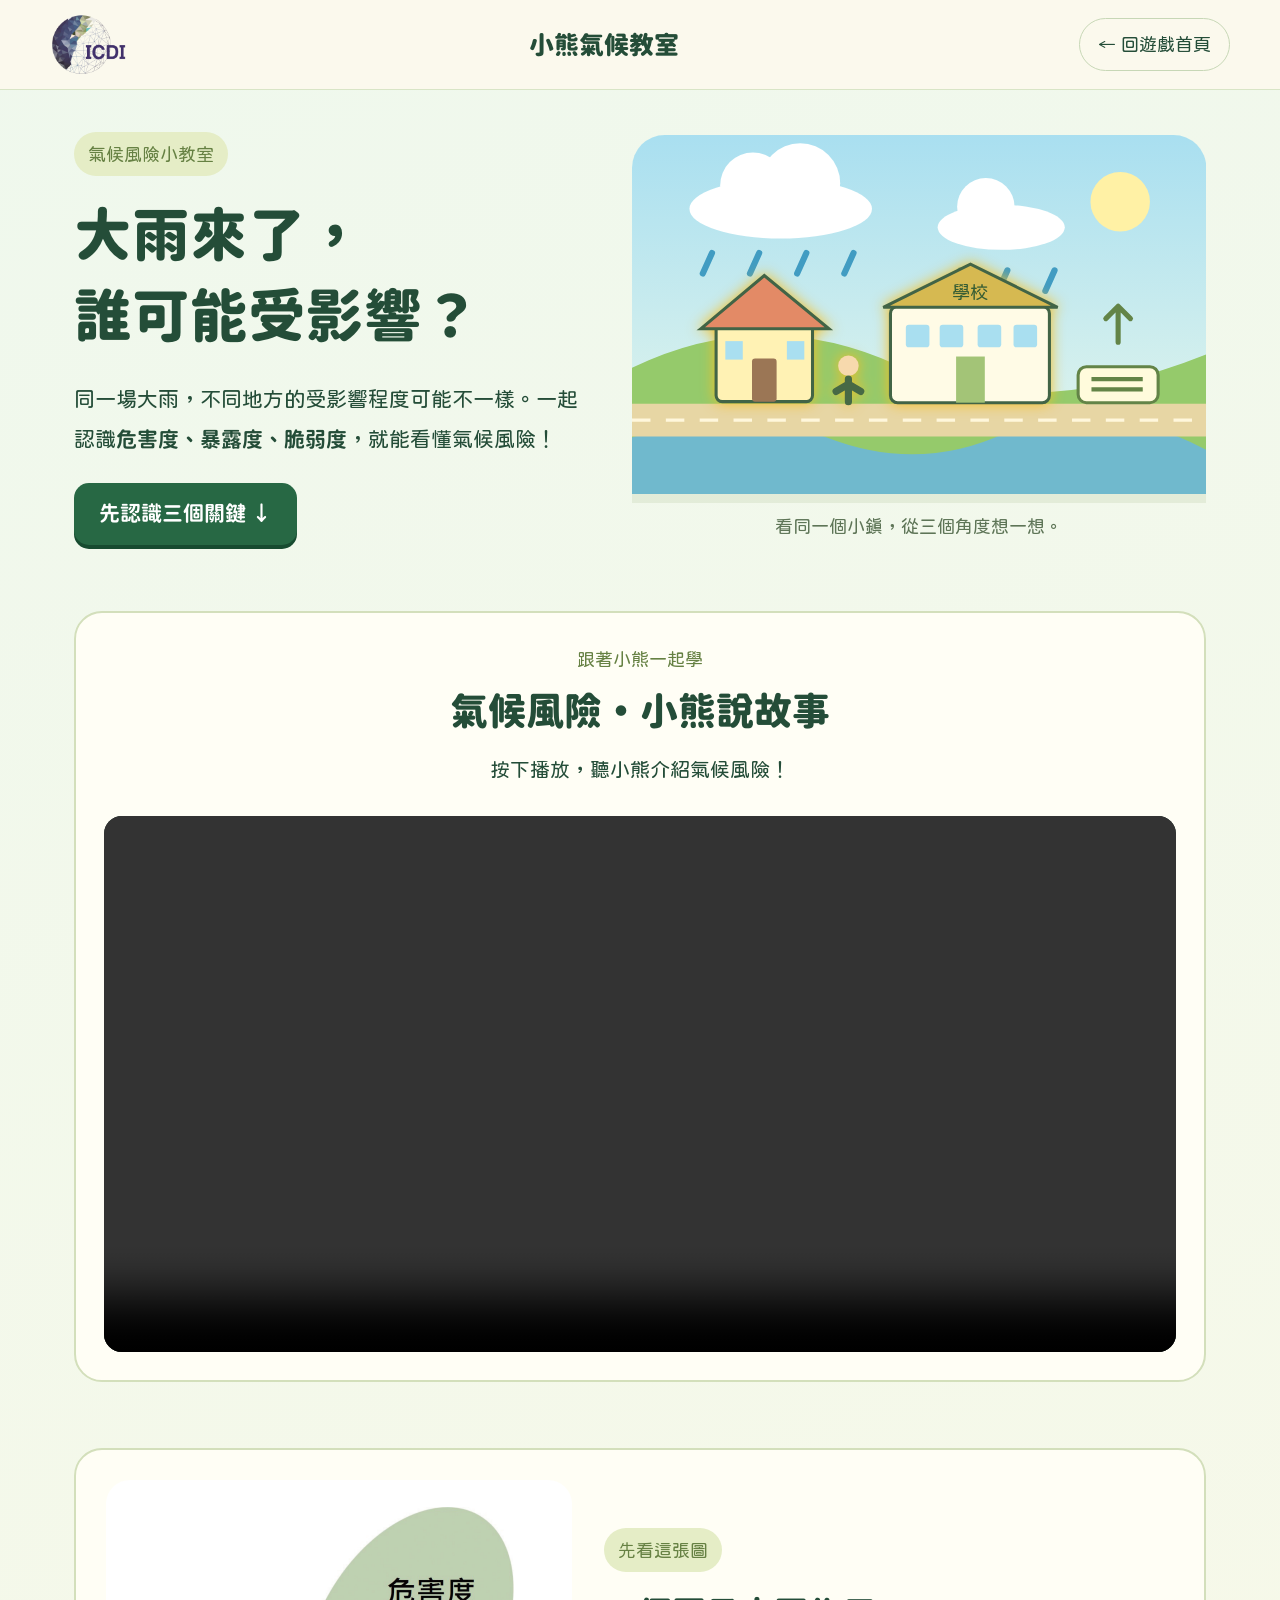
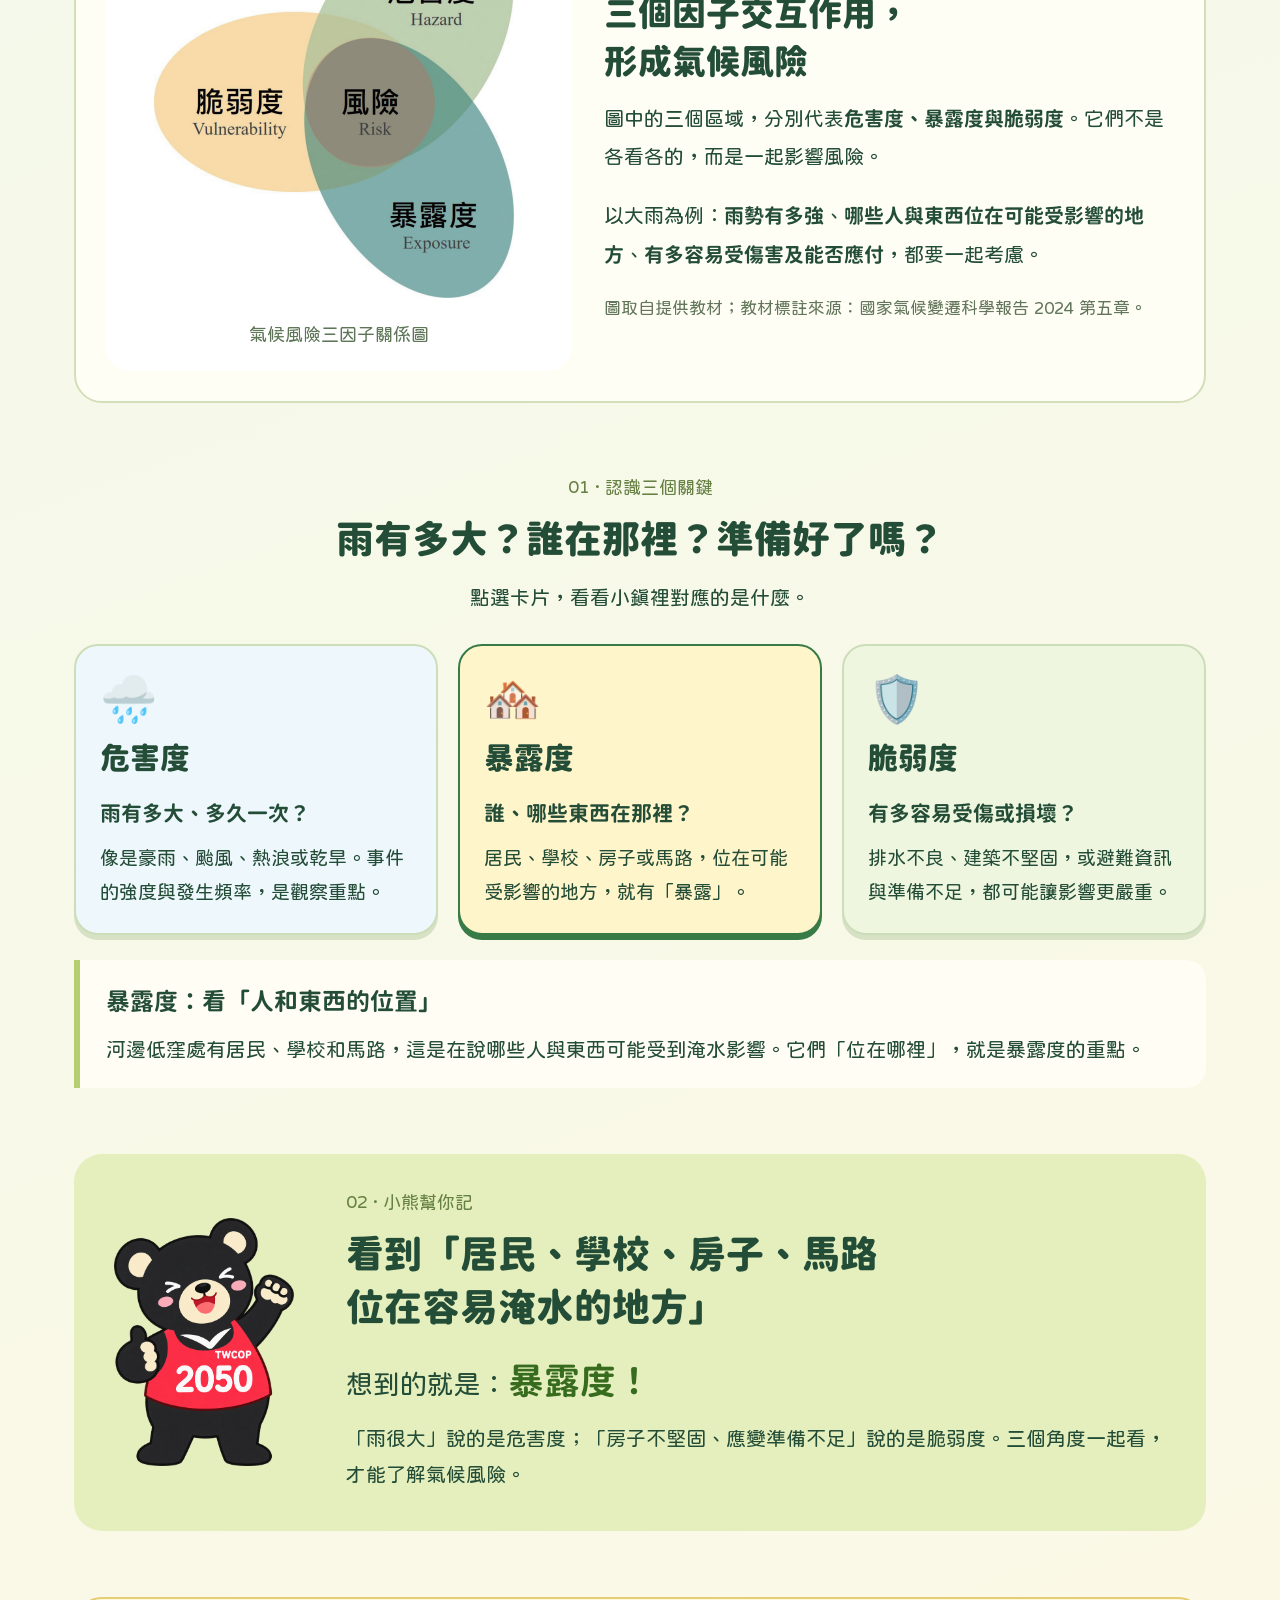
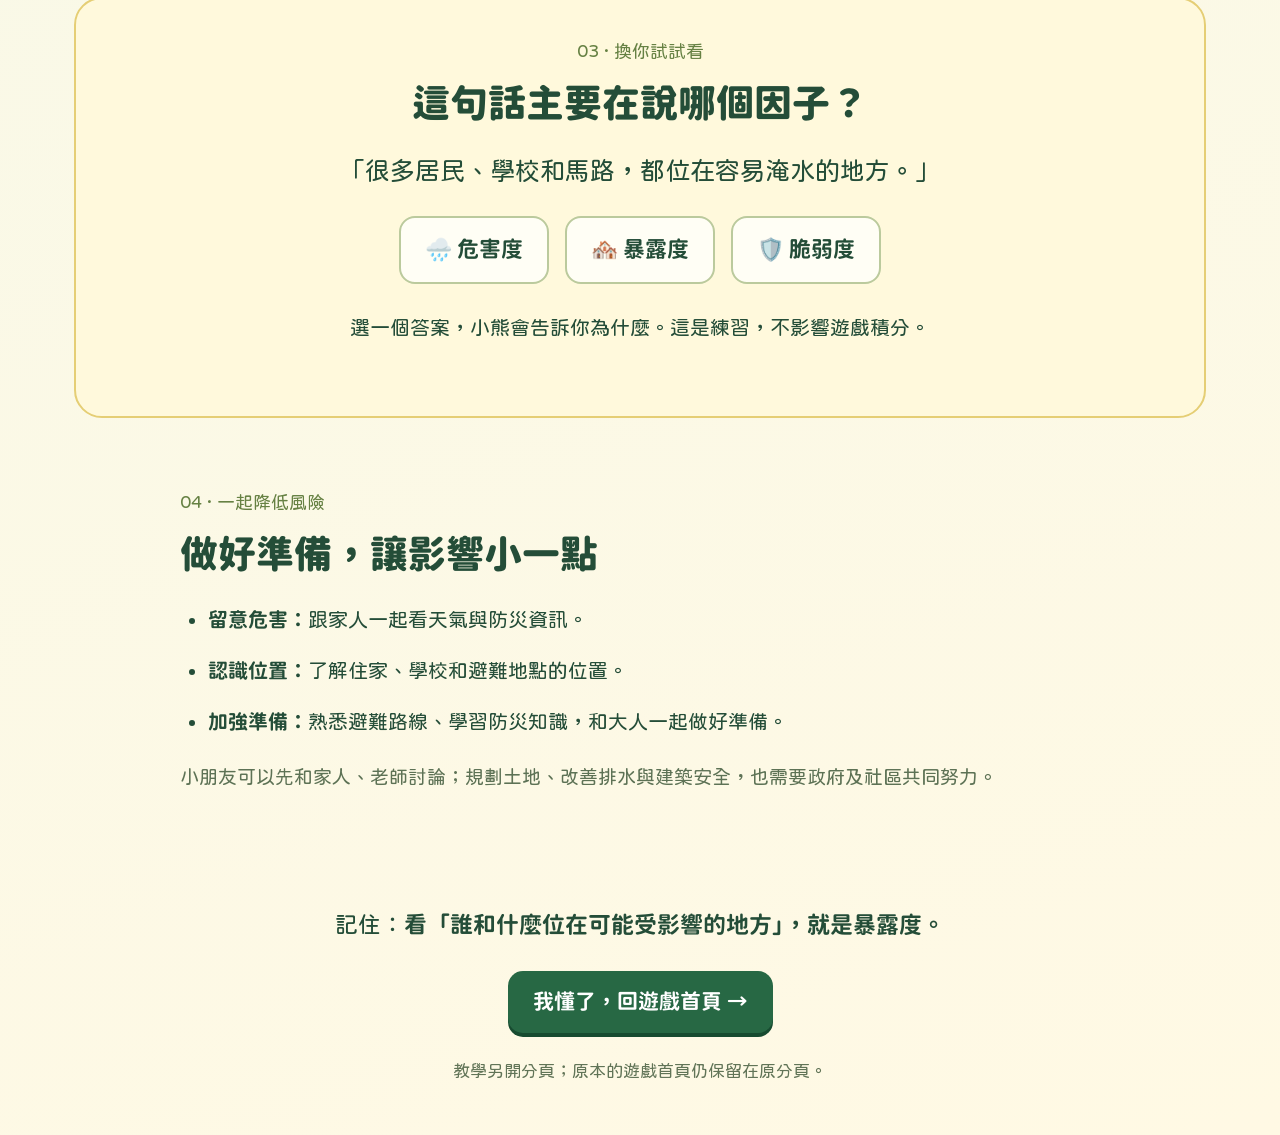
<file: climate-risk.html>
<!doctype html>
<html lang="zh-Hant">
<head>
  <meta charset="utf-8">
  <meta name="viewport" content="width=device-width, initial-scale=1, viewport-fit=cover">
  <meta name="theme-color" content="#eaf5d8">
  <meta name="description" content="跟著淨零小熊，用大雨的例子認識氣候風險：危害度、暴露度與脆弱度。">
  <title>氣候風險小教室｜綠能接接樂</title>
  <link rel="stylesheet" href="typography.css?v=1c237be509cc496b">
  <link rel="stylesheet" href="climate-risk.css?v=1c237be509cc496b">
  <script src="climate-risk.js?v=1c237be509cc496b" defer></script>
  <meta name="site-version" content="1c237be509cc496b">
  <script src="cache-refresh.js?v=1c237be509cc496b"></script>
</head>
<body>
  <header class="lesson-header"><a href="index.html?v=1c237be509cc496b" aria-label="回到綠能接接樂首頁"><img src="assets/icdi-logo.png?v=1c237be509cc496b" alt="ICDI 國際氣候發展智庫" width="88" height="69"></a><span>小熊氣候教室</span><a class="back-link" href="index.html?v=1c237be509cc496b">← 回遊戲首頁</a></header>
  <main>
    <section class="lesson-hero" aria-labelledby="lesson-title">
      <div><span class="lesson-tag">氣候風險小教室</span><h1 id="lesson-title">大雨來了，<br>誰可能受影響？</h1><p class="lead">同一場大雨，不同地方的受影響程度可能不一樣。一起認識<strong>危害度、暴露度、脆弱度</strong>，就能看懂氣候風險！</p><a class="lesson-button" href="#three-factors">先認識三個關鍵 ↓</a></div>
      <figure class="rain-scene"><svg viewBox="0 0 560 350" role="img" aria-labelledby="scene-title scene-desc"><title id="scene-title">大雨中的河邊小鎮</title><desc id="scene-desc">上方下大雨，下方有居民、學校、房子與馬路。雨勢、受影響的位置和防災準備，是理解氣候風險的三個角度。</desc><defs><linearGradient id="sky" x2="0" y2="1"><stop stop-color="#a9dff0"/><stop offset="1" stop-color="#e9f8ec"/></linearGradient></defs><rect width="560" height="350" rx="32" fill="url(#sky)"/><circle cx="476" cy="65" r="29" fill="#fff1a5"/>
        <g class="scene-part" data-scene-factor="hazard"><g fill="#fff"><ellipse cx="145" cy="72" rx="89" ry="29"/><circle cx="118" cy="49" r="32"/><circle cx="164" cy="47" r="39"/><ellipse cx="360" cy="90" rx="62" ry="22"/><circle cx="345" cy="70" r="28"/></g><g stroke="#419cc2" stroke-width="6" stroke-linecap="round"><path d="m78 115-9 20m55-20-9 20m55-20-9 20m55-20-9 20m113-3-9 20m55-20-9 20m55-20-9 20"/></g></g>
        <path d="M0 227Q128 165 258 224T560 214V350H0Z" fill="#95ca6b"/><path d="M0 295Q100 260 190 295T365 290T560 307V350H0Z" fill="#70b9cd"/><path d="M0 278H560" stroke="#e7d6a4" stroke-width="32"/><path d="M0 278H560" stroke="#fff7dc" stroke-width="3" stroke-dasharray="18 15"/>
        <g class="scene-part" data-scene-factor="exposure"><rect x="82" y="184" width="94" height="76" rx="6" fill="#fff2b4" stroke="#426446" stroke-width="3"/><path d="m67 189 62-52 63 52Z" fill="#e38a66" stroke="#426446" stroke-width="3"/><rect x="117" y="218" width="24" height="42" rx="3" fill="#9b7655"/><rect x="91" y="201" width="17" height="18" fill="#a9dff0"/><rect x="151" y="201" width="17" height="18" fill="#a9dff0"/>
        <rect x="252" y="167" width="155" height="94" rx="7" fill="#fffbe6" stroke="#426446" stroke-width="3"/><path d="m245 168 85-42 85 42Z" fill="#d6b951" stroke="#426446" stroke-width="3"/><rect x="316" y="216" width="28" height="45" fill="#a3c477"/><g fill="#a9dff0"><rect x="267" y="185" width="23" height="22" rx="3"/><rect x="300" y="185" width="23" height="22" rx="3"/><rect x="337" y="185" width="23" height="22" rx="3"/><rect x="372" y="185" width="23" height="22" rx="3"/></g><circle cx="211" cy="225" r="10" fill="#f7d9ad"/><path d="M211 238v22m0-17-12 7m12-7 12 7" stroke="#476945" stroke-width="7" stroke-linecap="round"/>
        <text x="330" y="160" text-anchor="middle" font-size="18" font-weight="bold" fill="#375d34">學校</text></g>
        <g class="scene-part" data-scene-factor="vulnerability"><rect x="435" y="226" width="78" height="35" rx="8" fill="#fffbdc" stroke="#638447" stroke-width="3"/><path d="M448 238h50m-50 10h50" stroke="#638447" stroke-width="4"/><path d="M474 202v-35m0 0-12 12m12-12 12 12" stroke="#638447" stroke-width="5" stroke-linecap="round"/></g>
      </svg><figcaption>看同一個小鎮，從三個角度想一想。</figcaption></figure>
    </section>

    <section class="story-video" aria-labelledby="story-video-title">
      <div class="section-heading"><span>跟著小熊一起學</span><h2 id="story-video-title">氣候風險・小熊說故事</h2><p>按下播放，聽小熊介紹氣候風險！</p></div>
      <video controls playsinline preload="metadata" aria-label="氣候風險小熊說故事教學影片">
        <source src="video/氣候風險_小熊說故事.mp4?v=1c237be509cc496b" type="video/mp4">
        您的瀏覽器不支援影片播放，請<a href="video/氣候風險_小熊說故事.mp4?v=1c237be509cc496b">開啟教學影片</a>。
      </video>
    </section>

    <section class="risk-overview" aria-labelledby="risk-overview-title"><figure><img src="assets/climate-risk-diagram.png?v=1c237be509cc496b" alt="危害度、暴露度與脆弱度相互交會，中間重疊處代表氣候風險" width="403" height="400"><figcaption>氣候風險三因子關係圖</figcaption></figure><div><span class="lesson-tag">先看這張圖</span><h2 id="risk-overview-title">三個因子交互作用，<br>形成氣候風險</h2><p>圖中的三個區域，分別代表<strong>危害度、暴露度與脆弱度</strong>。它們不是各看各的，而是一起影響風險。</p><p>以大雨為例：<strong>雨勢有多強</strong>、<strong>哪些人與東西位在可能受影響的地方</strong>、<strong>有多容易受傷害及能否應付</strong>，都要一起考慮。</p><small>圖取自提供教材；教材標註來源：國家氣候變遷科學報告 2024 第五章。</small></div></section>

    <section id="three-factors" aria-labelledby="factors-title"><div class="section-heading"><span>01 · 認識三個關鍵</span><h2 id="factors-title">雨有多大？誰在那裡？準備好了嗎？</h2><p>點選卡片，看看小鎮裡對應的是什麼。</p></div>
      <div class="factor-grid">
        <button class="factor-card hazard" type="button" data-factor="hazard" aria-pressed="false" aria-controls="factor-detail"><span class="factor-icon" aria-hidden="true">🌧️</span><h3>危害度</h3><strong>雨有多大、多久一次？</strong><p>像是豪雨、颱風、熱浪或乾旱。事件的強度與發生頻率，是觀察重點。</p></button>
        <button class="factor-card exposure" type="button" data-factor="exposure" aria-pressed="true" aria-controls="factor-detail"><span class="factor-icon" aria-hidden="true">🏘️</span><h3>暴露度</h3><strong>誰、哪些東西在那裡？</strong><p>居民、學校、房子或馬路，位在可能受影響的地方，就有「暴露」。</p></button>
        <button class="factor-card vulnerability" type="button" data-factor="vulnerability" aria-pressed="false" aria-controls="factor-detail"><span class="factor-icon" aria-hidden="true">🛡️</span><h3>脆弱度</h3><strong>有多容易受傷或損壞？</strong><p>排水不良、建築不堅固，或避難資訊與準備不足，都可能讓影響更嚴重。</p></button>
      </div>
      <div id="factor-detail" class="factor-detail" role="status" aria-live="polite"><strong id="factor-detail-title">暴露度：看「人和東西的位置」</strong><p id="factor-detail-text">河邊低窪處有居民、學校和馬路，這是在說哪些人與東西可能受到淹水影響。它們「位在哪裡」，就是暴露度的重點。</p></div>
    </section>

    <section class="memory-section" aria-labelledby="memory-title"><img src="assets/ending-encourage.png?v=1c237be509cc496b" alt="為你加油的淨零小熊" width="180" height="248"><div><span>02 · 小熊幫你記</span><h2 id="memory-title">看到「居民、學校、房子、馬路<br>位在容易淹水的地方」</h2><p class="memory-answer">想到的就是：<strong>暴露度！</strong></p><p>「雨很大」說的是危害度；「房子不堅固、應變準備不足」說的是脆弱度。三個角度一起看，才能了解氣候風險。</p></div></section>

    <section class="practice" aria-labelledby="practice-title"><span>03 · 換你試試看</span><h2 id="practice-title">這句話主要在說哪個因子？</h2><p class="practice-question">「很多居民、學校和馬路，都位在容易淹水的地方。」</p><div class="quiz-options" role="group" aria-label="選擇氣候風險因子"><button type="button" data-answer="hazard">🌧️ 危害度</button><button type="button" data-answer="exposure">🏘️ 暴露度</button><button type="button" data-answer="vulnerability">🛡️ 脆弱度</button></div><p id="quiz-feedback" class="quiz-feedback" role="status" aria-live="polite">選一個答案，小熊會告訴你為什麼。這是練習，不影響遊戲積分。</p></section>

    <section class="take-action" aria-labelledby="action-title"><span>04 · 一起降低風險</span><h2 id="action-title">做好準備，讓影響小一點</h2><ul><li><strong>留意危害：</strong>跟家人一起看天氣與防災資訊。</li><li><strong>認識位置：</strong>了解住家、學校和避難地點的位置。</li><li><strong>加強準備：</strong>熟悉避難路線、學習防災知識，和大人一起做好準備。</li></ul><p>小朋友可以先和家人、老師討論；規劃土地、改善排水與建築安全，也需要政府及社區共同努力。</p></section>

    <footer class="lesson-footer"><p>記住：<strong>看「誰和什麼位在可能受影響的地方」，就是暴露度。</strong></p><a class="lesson-button" href="index.html?v=1c237be509cc496b">我懂了，回遊戲首頁 →</a><small>教學另開分頁；原本的遊戲首頁仍保留在原分頁。</small></footer>
  </main>
</body>
</html>
</file>
<file: style.css>
/* 字型使用 typography.css 中的本機免費圓體。 */
:root{--ink:#204e3b;--green:#256344;--lime:#e7ef84;--yellow:#f8d45b;--coral:#dc6755;--cream:#f7f8ed}*{box-sizing:border-box}body{margin:0;background:var(--cream);color:var(--ink);font-family:'Noto Sans TC',sans-serif}button,a{-webkit-tap-highlight-color:transparent}button{font:inherit;cursor:pointer}button:focus-visible,a:focus-visible{outline:3px solid #ed9c2d;outline-offset:5px}button{color:inherit}a{color:inherit;text-decoration:none}[hidden]{display:none!important}.site-header{height:106px;max-width:1280px;margin:auto;padding:0 54px;display:flex;align-items:center;justify-content:space-between;border-bottom:1px solid #dce2d4}.brand{display:flex;gap:11px;align-items:center;font-weight:900;font-size:20px;letter-spacing:1px}.brand small{display:block;font-size:17px;letter-spacing:2px;margin-top:3px}.brand-mark{background:var(--green);color:var(--lime);width:43px;height:43px;border-radius:50%;display:grid;place-items:center;font-size:37px}.event-label{font-size:17px;letter-spacing:1.2px;display:flex;gap:10px;align-items:center}.event-label span,.game-topline i{width:7px;height:7px;background:#5a8b4d;border-radius:50%;display:inline-block}.event-label i{color:#b7c3b0;margin:0 10px}.icon-button{border:1px solid #d5ddcc;background:transparent;border-radius:30px;padding:9px 15px;font-size:17px;display:flex;gap:8px;align-items:center}.icon-button span{font-size:17px}.layout{max-width:1120px;padding:42px 50px 47px;margin:auto;display:grid;grid-template-columns:1fr 400px;gap:91px;align-items:center}.intro{padding-bottom:8px}.eyebrow{font-size:17px;letter-spacing:1.8px;font-weight:600;display:flex;gap:13px;align-items:center}.eyebrow span{background:#e5ebd8;padding:5px 8px;border-radius:4px;letter-spacing:1px;font-size:17px}h1{font-size:clamp(34px,3.6vw,49px);line-height:1.42;letter-spacing:-1.8px;margin:24px 0 19px;font-weight:900;position:relative}h1>span{color:#709343}.title-star{position:absolute;width:33px;top:5px;margin-left:25px;transform:rotate(12deg)}.lead{color:#6c7968;font-size:17px;line-height:2;letter-spacing:.2px}.mission-tags{display:flex;gap:8px;margin:24px 0 30px}.mission-tags span{border:1px solid #d8dfca;padding:7px 12px;border-radius:25px;font-size:17px;font-weight:600}.guide-box{border-top:1px solid #d7decd;border-bottom:1px solid #d7decd;padding:18px 0 8px}.guide-heading{display:flex;justify-content:space-between;align-items:center;font-size:17px;font-weight:700;margin-bottom:21px}.guide-heading small{font-size:17px;letter-spacing:1.6px;color:#839078}.guide-row{display:flex;gap:13px;align-items:center;margin:0 0 21px}.guide-icon{width:35px;height:35px;display:grid;place-items:center;border-radius:12px;font-size:24px;font-weight:700}.green{background:#e0e9ce}.coral{background:#f7e3d7}.yellow{background:#f8edbb}.guide-row b{font-size:17px}.guide-row p{font-size:17px;color:#7e8874;margin:5px 0 0}.guide-row strong{margin-left:auto;font-size:20px;letter-spacing:-1px}.positive{color:#4c854d}.negative{color:#d77762}.gold{color:#b58d32}.text-button{background:none;border:0;padding:13px 0;font-size:17px;font-weight:600}.text-button span{margin-left:15px}.desktop-controls{display:flex;gap:14px;align-items:center;color:#79866e;margin-top:21px}.desktop-controls>span{font-size:25px}.desktop-controls p{font-size:17px;line-height:2}.desktop-controls small{display:block;font-size:17px}kbd{font:inherit;border:1px solid #d7dfcc;padding:2px 5px;border-radius:3px;background:#fff}.game-topline{display:flex;justify-content:space-between;font-size:17px;margin:0 5px 12px;letter-spacing:.7px}.game-topline i{margin-right:6px;width:6px;height:6px}.game-topline small{font-size:17px;letter-spacing:1.3px;color:#86937a}.game-shell{position:relative;width:100%;aspect-ratio:9/16;background:#dfeaba;border:7px solid white;border-radius:29px;overflow:hidden;box-shadow:0 20px 50px #31523814,0 0 0 1px #dce2d1;isolation:isolate;touch-action:none}canvas{width:100%;height:100%;display:block}.screen{position:absolute;inset:0;display:flex;flex-direction:column;align-items:center;text-align:center;animation:appear .25s ease}.landing{padding:37px 24px 14px;background:linear-gradient(#eef3d1e8,#e7efc145 65%,#f4f5dfe8)}.landing-badge{font-size:17px;letter-spacing:1px;background:#ffffffa6;border:1px solid #ffffffb0;border-radius:20px;padding:7px 12px;font-weight:700}.landing h2{font-size:45px;letter-spacing:-3px;line-height:1.25;margin:19px 0 9px;font-weight:900;transform:rotate(-3deg);color:#235d3e;text-shadow:2px 3px #fff}.landing h2 span{display:block;color:#47804a;font-size:55px}.landing h2 em{position:absolute;font-size:67px;top:41px;right:-27px;color:#e2a947;font-style:normal;transform:rotate(8deg)}.landing-sub{font-size:17px;letter-spacing:2px;font-weight:700;margin:6px 0}.hero-art{width:calc(100% + 35px);flex:1;min-height:110px;display:flex;align-items:center}.hero-art svg{width:100%;max-height:245px;overflow:visible;animation:bob 4s ease-in-out infinite}.mission-note span{font-weight:800;font-size:17px}.mission-note small{display:block;font-size:17px;color:#7b886a;margin:8px 0 19px;letter-spacing:1px}.primary-button{border:none;border-radius:14px;background:var(--green);color:white;padding:17px 22px;width:100%;font-size:17px;font-weight:700;box-shadow:0 5px 0 #184e34;display:flex;justify-content:center;align-items:center;gap:35px;transition:transform .15s,background .15s}.primary-button:hover{background:#35784d;transform:translateY(-2px)}.primary-button:active{transform:translateY(3px);box-shadow:0 2px 0 #184e34}.primary-button span{font-size:21px}.landing-foot{font-size:17px;color:#829071;margin:15px 0 4px}.game-caption{display:flex;justify-content:space-between;font-size:17px;color:#8b967e;margin:15px 4px 0}.game-caption span:last-child{font-size:17px;letter-spacing:1px}.site-footer{max-width:1172px;margin:auto;padding:24px 30px;border-top:1px solid #dce2d4;display:flex;justify-content:space-between;align-items:center;font-size:17px;color:#7b8771}.site-footer div{display:flex;align-items:center;gap:9px}.site-footer b{font-size:23px;letter-spacing:-1px;color:#476b48}.site-footer p{font-size:17px}.site-footer>span{font-size:17px;color:#58744b}.hud{position:absolute;left:17px;right:17px;top:17px;display:flex;align-items:center;gap:10px;background:#fffffff2;border-radius:17px;padding:12px 15px 17px;box-shadow:0 5px 18px #2452360c}.hud>div:first-child{flex:1}.hud small{display:block;font-size:17px;letter-spacing:1px}.hud b{font-size:28px;line-height:1.4}.hud span{font-size:17px;color:#8a967e}.hud .timer{padding:0 12px;border-left:1px solid #e3e9d8}.hud .timer b{font-size:25px}.hud button{border:0;background:#eff3df;border-radius:10px;width:30px;height:34px;font-weight:bold}.progress{position:absolute;left:14px;right:14px;height:3px;bottom:7px;background:#e7ecd9;border-radius:4px;overflow:hidden}.progress i{display:block;height:100%;background:#88af59;width:100%;transition:width .2s}.game-hint{position:absolute;bottom:12px;left:0;right:0;text-align:center;font-size:17px;color:#f9ffeb;letter-spacing:2px;pointer-events:none}.countdown{background:#eff4d6b8;justify-content:center;backdrop-filter:blur(4px)}.countdown b{font-size:120px;line-height:1.4;color:var(--green);text-shadow:5px 5px #fff}.countdown span,.countdown p{font-size:17px;font-weight:700}.modal-backdrop{justify-content:center;padding:18px;background:#183c32a6;backdrop-filter:blur(6px)}.dialog{background:#fcfbed;border-radius:24px;padding:28px 22px;width:100%;box-shadow:0 15px 30px #142e3426}.dialog h2{font-size:23px}.dialog p{font-size:17px;line-height:1.8;color:#6f8069}.dialog-kicker{font-size:17px;letter-spacing:2px;color:#8d9b77;font-weight:700}.dialog .primary-button{margin-top:25px}.boss .dialog{border:3px solid #f7ca59;padding:25px 18px}.boss-alert{background:#db6854;color:white;border-radius:25px;padding:9px;font-size:17px;font-weight:800;animation:pulse 1s infinite}.boss-time{margin:12px auto;display:flex;justify-content:center;gap:8px;align-items:baseline}.boss-time span{font-size:34px;font-weight:900;color:#d36d42}.boss-time small{font-size:17px}.boss #question{font-size:17px;line-height:1.8;margin:13px 0 20px}.answer-buttons{display:flex;gap:14px}.answer-buttons button{flex:1;background:#e3edc9;border:0;border-radius:17px;color:#36724d;font-size:60px;font-weight:800;line-height:1.1;padding:10px}.answer-buttons button:last-child{background:#fae0cc;color:#ca644e}.answer-buttons span{display:block;font-size:17px;padding:7px}.boss-feedback h3{font-size:20px}.boss-feedback strong{font-size:30px}.boss-feedback small,#boss-feedback small{display:block;font-size:17px;color:#839275;margin-top:12px}#boss-points{font-size:32px}.result{padding:28px 23px 18px;background:#f4f6e2ed;justify-content:center}.result-medal{font-size:60px;margin:14px 0 0}.result>p{font-size:17px;line-height:1.8;margin:10px 0;color:#738467}.final-score b{font-size:72px;line-height:1.2;letter-spacing:-4px;color:#34754b}.final-score span{font-size:17px;padding-left:8px}.result h2{font-size:23px;line-height:1.4;margin:8px 0}.reward{width:100%;border:1px dashed #b49c43;background:#fff3bb;border-radius:12px;padding:13px;margin:12px 0 20px}.reward b{font-size:17px}.reward p{font-size:17px;line-height:1.8;margin:8px 0}.reward small{font-size:17px;color:#9b8b4d}.resources{margin-top:24px;width:100%;display:flex;align-items:center;justify-content:space-between}.icdi{font-size:22px;font-weight:800;line-height:1}.icdi small{display:block;font-size:17px;margin-top:6px}.resources button{font-size:17px}dialog{border:1px solid #dde6ce;border-radius:23px;width:min(650px,94vw);max-height:88dvh;background:#fafbed;color:var(--ink);padding:28px}dialog::backdrop{background:#183c32a6;backdrop-filter:blur(5px)}.modal-header{display:flex;justify-content:space-between;align-items:center}.modal-header h2{margin:9px 0}.close-button{border:0;background:#e8eed7;border-radius:50%;font-size:25px;width:35px;height:35px}dialog>p{font-size:17px;color:#75836b;line-height:1.8}dialog h3{font-size:17px;margin-top:25px}.gallery{display:grid;grid-template-columns:repeat(3,1fr);gap:10px}.gallery figure{margin:0;background:white;border-radius:13px;padding:10px;text-align:center}.gallery svg{height:64px;width:80px}.gallery figcaption{font-size:17px;margin-top:7px}#resource-dialog{text-align:center;width:380px}#resource-dialog>small{display:block;font-size:17px;margin:4px 0 25px}.poster-qr{width:150px;height:150px;object-fit:contain;margin:15px auto;display:block}.resource-note{font-size:17px!important}.shake{animation:shake .25s linear}.danger .timer b{color:#d55e49}@keyframes appear{from{opacity:0;transform:translateY(8px)}to{opacity:1;transform:translateY(0)}}@keyframes bob{50%{transform:translateY(-7px) rotate(1deg)}}@keyframes pulse{50%{opacity:.8}}@keyframes shake{25%{transform:translateX(-4px)}75%{transform:translateX(4px)}}@media(min-width:1450px){.layout{padding-top:55px;padding-bottom:55px;grid-template-columns:1fr 420px;max-width:1160px}}@media(max-width:950px){.layout{gap:35px;padding:30px;grid-template-columns:1fr 360px}.site-header{padding:0 30px;height:85px}h1{font-size:36px}.title-star{display:none}.event-label{font-size:17px}.guide-row p{font-size:17px}.guide-row{gap:9px}}@media(max-width:720px){.site-header{height:69px;padding:0 20px}.brand{font-size:17px}.brand small{font-size:17px}.brand-mark{width:34px;height:34px;font-size:28px}.event-label{display:none}.icon-button{padding:7px 12px}.layout{display:flex;flex-direction:column;padding:20px 16px 28px;gap:22px}.intro{display:none}.game-column{width:min(100%,410px)}.game-topline{margin-bottom:10px}.game-shell{max-height:calc(100dvh - 130px);width:auto;aspect-ratio:9/16;margin:auto;border-width:5px;border-radius:24px}.game-caption{font-size:17px}.site-footer{padding:20px;gap:14px;flex-wrap:wrap;justify-content:center}.site-footer p{display:none}.site-footer>span{font-size:17px}.landing{padding:27px 22px 12px}.landing h2{font-size:40px;margin-top:14px}.landing h2 span{font-size:48px}.landing-sub{font-size:17px}.hero-art svg{max-height:210px}.mission-note span{font-size:17px}.mission-note small{margin:6px 0 14px}.primary-button{padding:13px 18px;font-size:17px}.landing-foot{font-size:17px}.result{padding:18px}.result-medal{font-size:45px;margin-top:10px}.final-score b{font-size:60px}.result h2{font-size:20px}.reward{margin:10px 0 16px;padding:10px}.resources{margin-top:18px}.boss #question{font-size:17px}.dialog{padding:21px 18px}}@media(max-height:690px) and (max-width:720px){.landing{padding-top:17px}.landing h2{font-size:32px;margin:10px 0 5px}.landing h2 span{font-size:40px}.landing h2 em{font-size:50px;top:32px}.landing-badge{font-size:17px;padding:5px 9px}.hero-art svg{max-height:155px}.mission-note small{margin-bottom:10px}.result-medal{font-size:32px}.result h2{font-size:17px}.result>p{font-size:17px;margin:5px 0}.final-score b{font-size:46px}.reward p{font-size:17px;margin:4px 0}.resources{margin-top:12px}.boss #question{font-size:17px}.boss .dialog{padding:15px}.boss-time{margin:5px auto}.boss-time span{font-size:27px}}@media(prefers-reduced-motion:reduce){*{animation:none!important;transition:none!important}}
</file>
<file: landscape.css>
/* 電腦橫式展位版：首頁滿版教學，開始後切換 16:9 遊戲。 */
body{overflow:hidden;background:#f5f7e9}.site-header{height:72px;max-width:none;padding:0 4vw;background:#f5f7e9;position:relative;z-index:20}.brand{font-size:17px}.brand-mark{width:36px;height:36px;font-size:30px}.layout{display:block;max-width:none;padding:14px 28px 8px;margin:auto}.intro{display:none}.game-column{width:100%;max-width:none}.game-topline{max-width:1360px;margin:0 auto 8px}.game-shell{width:min(100%,calc((100dvh - 125px)*16/9));height:auto;max-height:none;aspect-ratio:16/9;margin:0 auto;border:5px solid white;border-radius:22px}.game-caption{max-width:1360px;margin:9px auto 0}.site-footer{display:none}.at-home .layout{visibility:hidden}.landing{position:fixed;inset:72px 0 0;width:100%;padding:16px 4vw 20px;background:#f5f7e9;z-index:15;border-radius:0;text-align:left;animation:none;gap:14px;overflow:hidden}.home-heading{width:100%;max-width:1500px;margin:0 auto;display:flex;align-items:center;gap:25px;position:relative;flex-shrink:0;min-height:83px}.home-eyebrow{color:#7b8d65;font-size:17px;letter-spacing:2px;font-weight:700}.landing h2{font-size:37px;letter-spacing:0;line-height:1.3;margin:4px 0 6px;transform:none;text-shadow:none;white-space:nowrap}.landing h2 span{display:inline;font-size:37px;color:#dcae41}.home-heading p{font-size:17px;color:#718065;margin:0}.home-summary{display:flex;flex-wrap:wrap;gap:10px;margin-left:auto;margin-right:190px}.home-summary span{border:1px solid #d6dfc3;border-radius:25px;padding:10px 16px;font-size:17px;font-weight:700;background:#faffed}.home-heading .hero-art{position:absolute;right:0;top:-13px;width:165px;height:112px;min-height:0;pointer-events:none;overflow:hidden}.home-heading .hero-art svg{height:135px;max-height:none;margin-top:15px;animation:none}.education-panels{max-width:1500px;display:grid;grid-template-columns:1fr 1fr;gap:22px;width:100%;margin:auto;flex:1;min-height:0}.education-panel{border-radius:20px;padding:16px 20px;display:flex;flex-direction:column;min-height:0;border:1px solid #cbdcb2;background:#e6efd7}.education-panel.high-carbon{border-color:#efd2c4;background:#f6e7dc}.education-heading{display:flex;align-items:center;justify-content:space-between;gap:10px;margin-bottom:12px;flex-shrink:0}.education-heading h3{font-size:19px;margin:0 0 5px;font-weight:900}.education-heading p{font-size:17px;color:#728162;margin:0}.education-heading strong{padding:8px 13px;background:#38734b;color:white;border-radius:30px;font-size:17px;white-space:nowrap}.high-carbon .education-heading h3{color:#a15e46}.high-carbon .education-heading p{color:#947766}.high-carbon .education-heading strong{background:#cc745c}.poster-grid{display:grid;grid-template-columns:repeat(3,minmax(0,1fr));grid-template-rows:repeat(3,minmax(0,1fr));flex:1;min-height:0;gap:10px 14px}.poster-grid figure{margin:0;min-height:0;min-width:0;display:flex;justify-content:center}.poster-grid img{display:block;max-width:100%;width:100%;height:100%;object-fit:contain;filter:drop-shadow(0 3px 2px #31503612);user-select:none}.home-bottom{display:flex;align-items:center;justify-content:space-between;gap:28px;width:100%;max-width:1500px;margin:auto;flex-shrink:0}.home-instructions{display:flex;flex-direction:column;gap:7px}.home-instructions b{font-size:17px}.home-instructions span{font-size:17px;color:#768267}.home-instructions small{font-size:17px;color:#98a08a}.home-bottom .primary-button{width:280px;flex-shrink:0;border-radius:14px;padding:16px 26px;background:#edbb48;color:#244f38;box-shadow:0 5px 0 #c99a32;font-size:18px}.home-bottom .primary-button:hover{background:#f4c85b}.gallery img{width:100%;height:auto;display:block}.gallery figure{padding:0;background:none}.modal-backdrop{padding:20px}.dialog{max-width:610px;padding:27px 35px}.dialog .primary-button{max-width:320px;margin-left:auto;margin-right:auto}.boss .dialog{max-width:660px;padding:22px 32px}.boss-alert{width:max-content;min-width:220px;margin:0 auto}.boss-time{margin:9px auto}.boss #question{font-size:21px;line-height:1.7;margin:13px 0 18px}.answer-buttons{max-width:420px;margin:auto}.answer-buttons button{font-size:55px;padding:8px}.answer-buttons span{padding:5px}.result{padding:18px;background:#f4f6e2ed;justify-content:center}.result>p{font-size:17px;margin:5px}.result-medal{font-size:44px;margin:8px 0 0}.final-score b{font-size:60px}.result h2{font-size:24px;margin:7px}.reward{max-width:400px;margin:10px 0 15px;padding:10px}.reward p{margin:5px 0}.result .primary-button{max-width:320px;padding:12px}.resources{max-width:400px;margin-top:17px}.hud{max-width:680px;left:50%;right:auto;transform:translateX(-50%);width:calc(100% - 50px);top:15px;padding:9px 19px 15px}.hud small{font-size:17px}.hud b{font-size:32px}.hud .timer b{font-size:30px}.hud .timer{padding:0 22px}.hud button{width:42px;height:40px}.game-hint{bottom:15px;font-size:17px}.countdown b{font-size:120px}.countdown span,.countdown p{font-size:18px}
@media(min-width:1700px){.landing{padding-top:22px;padding-bottom:28px;gap:20px}.home-heading{min-height:105px}.landing h2{font-size:45px}.landing h2 span{font-size:45px}.education-panel{padding:23px 30px}.education-heading h3{font-size:24px}.education-heading p{font-size:17px}.education-heading strong{font-size:17px}.home-bottom .primary-button{width:350px;padding:21px}.home-instructions b{font-size:17px}.home-instructions span{font-size:17px}.home-instructions small{font-size:17px}}
@media(max-height:750px) and (min-width:901px){.landing{padding-top:10px;padding-bottom:13px;gap:9px}.home-heading{min-height:65px}.landing h2,.landing h2 span{font-size:30px}.home-heading p{font-size:17px}.home-heading .hero-art{height:95px;top:-14px}.education-panel{padding:11px 15px}.education-heading{margin-bottom:8px}.education-heading h3{font-size:17px}.education-heading strong{font-size:17px;padding:6px 10px}.poster-grid{gap:7px 10px}.home-bottom .primary-button{padding:11px 20px}.home-instructions{gap:5px}.home-instructions b{font-size:17px}}
@media(max-width:900px){body{overflow:auto}.site-header{height:65px;padding:0 20px}.event-label{display:none}.layout{padding:14px 12px}.game-column{width:100%}.game-shell{width:100%;max-height:none;aspect-ratio:16/9;border-width:4px;border-radius:15px}.landing{position:absolute;inset:65px 0 auto;min-height:calc(100dvh - 65px);height:auto;overflow:visible;padding:18px;gap:18px}.home-heading{min-height:90px}.home-summary{margin-right:0;max-width:220px;justify-content:flex-end}.home-heading .hero-art{display:none}.landing h2,.landing h2 span{font-size:32px}.education-panels{flex:none;min-height:590px;gap:14px}.education-panel{padding:13px}.education-heading{flex-wrap:wrap;gap:8px}.education-heading h3{font-size:17px}.education-heading p{font-size:17px}.education-heading strong{font-size:17px;padding:6px 10px}.poster-grid{gap:10px}.home-bottom{flex-direction:column;gap:15px;text-align:center;padding-bottom:10px}.home-bottom .primary-button{width:min(100%,420px)}.home-instructions{gap:9px}.hud{top:8px;padding:5px 11px 11px;border-radius:10px}.hud small{font-size:17px}.hud b,.hud .timer b{font-size:20px}.hud button{height:27px;width:29px}.hud .timer{padding:0 12px}.game-hint{font-size:17px;bottom:7px}.dialog{padding:15px;max-width:440px}.dialog h2{font-size:19px}.boss .dialog{padding:12px;max-width:590px}.boss-alert{font-size:17px;padding:5px}.boss-time{margin:3px auto}.boss-time span{font-size:23px}.boss #question{font-size:17px;margin:6px 0;line-height:1.5}.answer-buttons{max-width:300px}.answer-buttons button{font-size:35px;padding:3px}.answer-buttons span{font-size:17px;padding:2px}.result{overflow:auto;display:block;padding:14px}.result-medal{font-size:30px}.result .landing-badge{display:inline-block}.final-score b{font-size:40px}.result h2{font-size:18px}.result>p{font-size:17px}.reward{margin:10px auto}.result .primary-button,.resources{margin-left:auto;margin-right:auto}.countdown b{font-size:70px}.countdown span,.countdown p{font-size:17px}.at-home .layout{display:none}}
@media(max-width:560px){.home-heading{display:block}.home-summary{justify-content:flex-start;margin:15px 0 0;max-width:none;gap:7px}.home-summary span{font-size:17px;padding:7px 10px}.education-panels{grid-template-columns:1fr;min-height:0}.education-panel{min-height:410px}.education-heading{flex-wrap:nowrap}.poster-grid{min-height:315px}.home-instructions b{font-size:17px}.home-instructions span{font-size:17px;line-height:1.7}.game-topline{font-size:17px}.game-topline small{font-size:17px}.modal-backdrop{padding:8px}.boss #question{font-size:17px}.boss .dialog{padding:8px}.boss-time{display:none}.boss .dialog-kicker{font-size:17px}.boss-alert{font-size:17px;padding:4px}.answer-buttons button{font-size:25px}.answer-buttons span{font-size:17px}.answer-buttons{gap:8px;max-width:200px}.boss-feedback h3,#boss-feedback h3{font-size:17px;margin:8px}.dialog p{font-size:17px;margin:5px}.countdown b{font-size:46px}.countdown span,.countdown p{font-size:17px}.hud{top:5px;width:calc(100% - 20px);padding:3px 9px 9px}.hud b,.hud .timer b{font-size:17px}.hud small{font-size:17px}.hud span{font-size:17px}.hud button{height:21px;width:24px}.hud .timer{padding:0 9px}.game-hint{font-size:17px}}
</file>
<file: mission.css>
/* 首頁魔王題教學及出題前 3 秒提示。 */
.landing{background:linear-gradient(135deg,#effaff,#f5faeb 60%,#fff8dd)}
.home-heading{min-height:130px;gap:30px;align-items:center}
.home-heading>div:first-child{flex:0 0 auto}
.home-heading .home-goal{margin-top:9px;color:#5c7c36;font-weight:700}
.home-boss-intro{flex:1;min-width:0;max-width:880px;margin-left:auto;border:1px solid #e6c957;background:#fff7d5;border-radius:16px;padding:12px 16px;box-shadow:0 3px 0 #ddc86d22}
.boss-intro-heading{display:flex;justify-content:space-between;gap:15px;align-items:center}
.boss-intro-heading h3{font-size:17px;line-height:1.5;margin:0;font-weight:900;color:#795b20}
.boss-intro-heading strong{font-size:17px;color:#b06434;white-space:nowrap}
.home-boss-intro p{font-size:17px;line-height:1.9;color:#7d6b3e;margin:5px 0 8px}
.boss-topics{display:grid;grid-template-columns:repeat(3,minmax(0,1fr));gap:9px}
.boss-topics img{display:block;min-width:0;width:100%;height:42px;object-fit:contain}
.home-bottom .primary-button{background:#f5c74f}
.boss-warning{position:absolute;z-index:5;top:23%;left:50%;transform:translateX(-50%);width:max-content;max-width:90%;display:flex;align-items:center;gap:14px;padding:13px 24px;border:3px solid #fff3ad;border-radius:20px;background:linear-gradient(120deg,#ffda65,#ffe99a);color:#6c3c20;box-shadow:0 8px 28px #79501a33,0 0 0 5px #ffc54355;pointer-events:none;animation:warningEntrance .3s ease-out}
.warning-symbol{font-size:38px;animation:warningIcon 1s ease-in-out infinite}
.boss-warning strong{display:block;font-size:24px;font-weight:900;letter-spacing:1px}
.boss-warning small{display:block;font-size:17px;margin-top:4px;color:#92702d}
.boss-warning>b{font-size:55px;line-height:1;color:#c65739;min-width:38px;text-align:center;animation:warningBeat 1s ease-in-out infinite}
.warning-unit{font-size:17px;margin-left:-7px;align-self:flex-end;padding-bottom:5px}
.boss-warning-active::after{content:'';position:absolute;inset:0;pointer-events:none;z-index:4;border-radius:15px;border:5px solid #ffc94f;box-shadow:inset 0 0 45px #ffc94f8c;animation:warningBorder 1s ease-in-out infinite}
@keyframes warningEntrance{from{opacity:0;transform:translate(-50%,-12px) scale(.94)}to{opacity:1;transform:translate(-50%,0) scale(1)}}
@keyframes warningBeat{0%,100%{transform:scale(1)}35%{transform:scale(1.17)}}
@keyframes warningIcon{50%{transform:rotate(-12deg)}}
@keyframes warningBorder{0%,100%{opacity:.45}50%{opacity:.9}}
@media(min-width:1700px){.home-heading{min-height:150px}.home-boss-intro{padding:16px 22px}.boss-intro-heading h3{font-size:21px}.boss-intro-heading strong{font-size:17px}.home-boss-intro p{font-size:17px}.boss-topics img{height:48px}}
@media(max-height:750px) and (min-width:901px){.home-heading{min-height:112px}.home-boss-intro{padding:8px 12px}.boss-intro-heading h3{font-size:17px}.boss-intro-heading strong{font-size:17px}.home-boss-intro p{font-size:17px;line-height:1.7;margin:3px 0 5px}.boss-topics img{height:34px}}
@media(max-width:1100px) and (min-width:901px){.home-heading{gap:18px}.landing h2,.landing h2 span{font-size:30px}.boss-intro-heading{flex-wrap:wrap;gap:1px}.boss-intro-heading h3{font-size:17px}.home-boss-intro p{font-size:17px}.boss-topics img{height:32px}}
@media(max-width:900px){.home-heading{display:block}.home-boss-intro{margin-top:16px;max-width:none}.home-boss-intro p{font-size:17px}.boss-intro-heading h3{font-size:17px}.boss-warning{gap:10px;padding:10px 16px}.boss-warning strong{font-size:19px}.boss-warning small{font-size:17px}.boss-warning>b{font-size:42px}.warning-symbol{font-size:27px}.boss-topics img{height:55px}}
@media(max-width:560px){.boss-intro-heading{display:block}.boss-intro-heading h3{font-size:17px}.boss-intro-heading strong{display:block;margin-top:5px}.home-boss-intro p{font-size:17px;line-height:1.9}.boss-topics{gap:4px}.boss-topics img{height:36px}.boss-warning{padding:7px 10px;gap:6px;top:28%;border-width:2px;border-radius:12px}.boss-warning strong{font-size:17px}.boss-warning small{font-size:17px}.boss-warning>b{font-size:30px;min-width:24px}.warning-symbol{font-size:20px}.warning-unit{font-size:17px;margin-left:0}.boss-warning-active::after{border-width:3px;box-shadow:inset 0 0 20px #ffc94f70}}
@media(prefers-reduced-motion:reduce){.boss-warning,.warning-symbol,.boss-warning>b,.boss-warning-active::after{animation:none}}
/* 三類卡片採相同欄寬、列高與圖片長寬比。 */
.quit-button{position:absolute;left:15px;bottom:12px;z-index:10;display:flex;align-items:center;gap:6px;border:1px solid #ffffffb3;border-radius:12px;background:#fffef0ee;color:#345f45;padding:10px 15px;font-size:17px;font-weight:700;box-shadow:0 3px 10px #21472b25;touch-action:manipulation}
.quit-button:hover{background:#fff6cf}.quit-button:active{transform:translateY(1px)}
@media(max-width:900px){.quit-button{left:10px;bottom:8px;font-size:17px;padding:7px 10px}.game-hint{bottom:13px;left:115px;right:8px;font-size:17px}}
@media(max-width:560px){.quit-button{left:7px;bottom:6px;font-size:17px;padding:5px 7px;border-radius:8px}.game-hint{bottom:11px;left:86px;right:4px;font-size:17px}}
.home-heading{min-height:83px}.home-summary{margin-right:0}
.education-panels{grid-template-columns:repeat(3,minmax(0,1fr));gap:16px}
.education-panel{padding:14px;min-width:0}
.education-heading{min-height:49px;gap:7px}
.education-heading h3{font-size:17px}.education-heading p{font-size:17px}
.education-heading strong{font-size:17px;padding:7px 9px}
.poster-grid{gap:10px}
.poster-grid img,.gallery img{aspect-ratio:119/96}
.high-carbon .poster-grid img,#bad-gallery img{aspect-ratio:119/96}
.boss-education{border-color:#e6ce78;background:#fff1c8}
.boss-education .education-heading h3{color:#876529}
.boss-education .education-heading strong{background:#b68b2e}
.boss-guide-rules{grid-column:1/-1;grid-row:2/4;align-self:stretch;padding:12px 6px;color:#806231}
.boss-guide-rules h4{font-size:17px;margin:0 0 13px}
.boss-guide-rules ol{padding-left:24px;margin:0;font-size:17px;line-height:1.9}
.boss-guide-rules li{margin-bottom:13px;padding-left:3px}
.boss-guide-rules li::marker{font-weight:900;color:#b68b2e}
.boss-continue{display:block;margin:18px auto 0;border:1px solid #b4cc8e;border-radius:12px;background:#e5efcc;color:#386343;padding:12px 20px;font-size:17px;font-weight:700}
.boss-continue:hover{background:#d9eab9}
@media(max-width:900px){.boss-continue{margin-top:10px;padding:9px 14px;font-size:17px}}
@media(max-width:560px){.boss-continue{margin-top:6px;padding:6px 10px;font-size:17px}}
@media(min-width:1700px){.home-heading{min-height:105px}.education-heading h3{font-size:22px}.education-heading p{font-size:17px}.education-heading strong{font-size:17px}.education-heading{min-height:60px}.boss-guide-rules h4{font-size:20px}.boss-guide-rules ol{font-size:17px}.boss-guide-rules li{margin-bottom:18px}}
@media(max-height:750px) and (min-width:901px){.home-heading{min-height:65px}.education-panel{padding:10px}.education-heading{min-height:43px}.education-heading h3{font-size:17px}.education-heading strong{font-size:17px;padding:6px}.boss-guide-rules{padding:5px}.boss-guide-rules h4{font-size:17px;margin-bottom:8px}.boss-guide-rules ol{font-size:17px;line-height:1.7}.boss-guide-rules li{margin-bottom:9px}}
@media(max-width:1150px) and (min-width:901px){.education-heading{flex-wrap:wrap;align-content:center;min-height:69px}.education-heading strong{padding:4px 8px}.education-heading h3{font-size:17px}.boss-guide-rules ol{font-size:17px}}
@media(max-width:900px){.education-panels{grid-template-columns:1fr;min-height:0}.education-panel{min-height:410px}.education-heading{min-height:49px}.education-heading h3{font-size:19px}.education-heading p{font-size:17px}.education-heading strong{font-size:17px}.boss-guide-rules h4{font-size:17px}.boss-guide-rules ol{font-size:17px}.boss-guide-rules li{margin-bottom:12px}.home-heading{min-height:90px}.home-summary{margin-top:14px;justify-content:flex-start;max-width:none}}
</file>
<file: typography.css>
/* 自帶繁體中文免費圓體，不依賴外部字型服務。 */
@font-face{font-family:'Guardian Text';src:url('assets/fonts/guardian-text.woff2?v=1c237be509cc496b') format('woff2');font-style:normal;font-weight:400 600;font-display:swap}
@font-face{font-family:'Guardian Round';src:url('assets/fonts/guardian-round-bold.woff2?v=1c237be509cc496b') format('woff2');font-style:normal;font-weight:600 800;font-display:swap}
@font-face{font-family:'Guardian Round';src:url('assets/fonts/guardian-round-heavy.woff2?v=1c237be509cc496b') format('woff2');font-style:normal;font-weight:900;font-display:swap}
:root{--font-text:'Guardian Text','Microsoft JhengHei','PingFang TC',sans-serif;--font-display:'Guardian Round','Guardian Text','Microsoft JhengHei',sans-serif}
body{font-family:var(--font-text);font-weight:400;font-synthesis:none;-webkit-font-smoothing:antialiased;text-rendering:optimizeLegibility}
button,input,select,textarea{font-family:inherit}
h1,h2,h3,h4,.brand,.primary-button,.education-heading strong,.boss-alert,.boss-warning strong,.boss-warning>b,.answer-buttons,.boss-continue,.final-score,.countdown b,.hud b,.reward b,.home-summary,.quit-button{font-family:var(--font-display)}
h1,h2,h3,.landing h2,.result h2,.countdown b,.final-score b,.hud b{font-weight:900}
b,strong,h4,.primary-button,.boss-continue,.quit-button,.brand,.home-summary{font-family:var(--font-display);font-weight:700}
.landing h2{letter-spacing:1px;text-shadow:0 3px 0 #ffffffa6}
.brand{letter-spacing:1px}.brand small{font-family:var(--font-text);font-weight:400}
.home-eyebrow,.event-label,.game-topline,.game-caption{font-family:var(--font-text)}
.home-instructions,.boss-guide-rules,.dialog p,.result>p{letter-spacing:.3px}
.boss #question{font-family:var(--font-text);font-weight:400;line-height:1.8}
.answer-buttons button{font-family:var(--font-display);font-weight:900}
.hud b,.final-score b{font-variant-numeric:tabular-nums;letter-spacing:0}
#boss-points{font-family:var(--font-display);font-weight:900}
@media(max-width:560px){.landing h2{letter-spacing:.5px}}
</file>
<file: responsive.css>
/* 任務開始後使用裝置可視區域，包含手機瀏海與底部手勢安全距離。 */
.boss-education .boss-guide-grid{display:flex;flex-direction:column;gap:12px;min-height:0;justify-content:flex-start}
.boss-topic-button{width:100%;display:flex;align-items:center;justify-content:space-between;gap:10px;flex-shrink:0;min-height:62px;padding:12px 16px;border:2px solid #b7ce77;border-radius:15px;background:#fffef2;color:#365d2c;font-family:var(--font-display);font-size:24px;font-weight:700;text-align:left;text-decoration:none;box-shadow:0 3px 0 #c2cf8c;line-height:1.5;touch-action:manipulation}
.boss-topic-button:hover{background:#f1f7d3;border-color:#628b41}.boss-topic-button:focus-visible{outline:4px solid #b4821a;outline-offset:3px}
.boss-topic-button small{font-family:var(--font-text);font-size:18px;font-weight:400}
.boss-topic-button>span:last-child{flex-shrink:0}
.boss-education .boss-guide-rules{margin-top:14px;flex:1;padding-top:8px}
#topic-dialog{max-width:600px}#topic-dialog h2{font-size:30px}#topic-dialog>p{font-size:22px;line-height:1.9}#topic-dialog .primary-button{font-size:21px;min-height:52px}
@media(max-width:600px){.boss-topic-button{font-size:22px;padding:12px}.boss-topic-button small{font-size:18px}.boss-education .boss-guide-grid{gap:14px}.boss-education{min-height:0}}
.climate-guide-link{position:relative;display:block;width:100%;height:100%;border-radius:16px;transition:filter .15s}
.climate-guide-link:hover{filter:drop-shadow(0 0 5px #5d904b)}
.climate-guide-link:focus-visible{outline:4px solid #bd8a1f;outline-offset:4px}
.climate-guide-link>span{position:absolute;top:3px;right:3px;width:28px;height:28px;display:grid;place-items:center;background:#286e34;color:#fff;border:2px solid white;border-radius:50%;font-size:20px;line-height:1;pointer-events:none}
body{font-size:17px;line-height:1.6}
body:not(.at-home){overflow:hidden;height:100dvh}
body:not(.at-home) .site-header{display:none}
body:not(.at-home) .layout{position:fixed;inset:0;display:block;padding:0;margin:0;max-width:none}
body:not(.at-home) .game-column{width:100%;height:100%;max-width:none}
body:not(.at-home) .game-topline,body:not(.at-home) .game-caption{display:none}
body:not(.at-home) .game-shell{width:100%;height:100%;max-height:none;aspect-ratio:auto;border:0;border-radius:0;margin:0}
body:not(.at-home) #sound{position:fixed;z-index:30;right:max(12px,env(safe-area-inset-right));top:max(12px,env(safe-area-inset-top))}
body:not(.at-home) .site-header:has(#sound){display:contents}
body:not(.at-home) .site-header .brand,body:not(.at-home) .site-header .event-label{display:none}
body:not(.at-home) #sound{background:#fffffff0}
body:not(.at-home) #sound span{display:none}
.hud{top:max(12px,env(safe-area-inset-top));width:min(680px,calc(100% - 140px));left:50%;padding:8px 15px 14px}
.hud small{font-size:17px}.hud b,.hud .timer b{font-size:28px}.hud span{font-size:17px}.hud button{width:40px;height:40px}
.quit-button{left:max(12px,env(safe-area-inset-left));bottom:max(12px,env(safe-area-inset-bottom));font-size:17px;padding:10px 14px}
.game-hint{bottom:max(18px,env(safe-area-inset-bottom));left:140px;right:12px;font-size:17px;letter-spacing:1px}
.modal-backdrop{padding:max(18px,env(safe-area-inset-top)) max(18px,env(safe-area-inset-right)) max(18px,env(safe-area-inset-bottom)) max(18px,env(safe-area-inset-left));overflow:auto}
.modal-backdrop .dialog{max-height:100%;overflow:auto;flex-shrink:0}
.boss #question{font-size:clamp(17px,2.2vw,23px);line-height:1.7}
.boss-time{display:flex;margin:10px auto}.boss-time span{font-size:32px}.boss-time small{font-size:17px}
.boss-alert{font-size:17px;padding:9px}.boss .dialog-kicker{font-size:17px}
.answer-buttons{max-width:420px;gap:16px}.answer-buttons button{font-size:52px;min-height:85px;padding:8px}.answer-buttons span{font-size:17px;padding:4px}
.boss .choice-answers{display:grid;grid-template-columns:repeat(3,minmax(0,1fr));max-width:520px;gap:12px}
.boss .choice-answers[hidden]{display:none}
.boss .choice-answers button{min-width:0;min-height:80px;font-family:var(--font-display);font-size:clamp(23px,4vw,36px);font-weight:900;color:#28593c;background:#fff8d6;border:2px solid #c4ad50;border-radius:18px;box-shadow:0 4px 0 #beaa62}
.boss .choice-answers button:hover{background:#f8eaa4}
.boss .choice-answers button:focus-visible{outline:4px solid #397546;outline-offset:4px}
@media(max-width:500px){.boss .choice-answers{gap:10px}.boss .choice-answers button{font-size:24px;min-height:65px;padding:8px 4px}}
.dialog p{font-size:17px;line-height:1.8}.boss-continue{font-size:17px;padding:13px 16px}
.countdown b{font-size:100px}.countdown span,.countdown p{font-size:17px;padding:0 16px}
.result{display:flex;justify-content:safe center;overflow:auto;padding:max(24px,env(safe-area-inset-top)) max(24px,env(safe-area-inset-right)) max(24px,env(safe-area-inset-bottom)) max(24px,env(safe-area-inset-left));gap:8px}
.result>*{flex-shrink:0}.result-medal{font-size:56px;margin:0}.result>p{font-size:17px;max-width:540px;margin:0;line-height:1.7}.final-score b{font-size:76px}.result h2{font-size:28px;margin:0}.result .landing-badge{align-self:center}.result .reward{margin:8px 0;padding:14px}.reward b{font-size:17px}.reward p{font-size:17px}.result .primary-button{min-height:48px;font-size:17px}.resources{margin-top:12px;gap:18px}.resources button{font-size:17px}
@media(max-width:600px){
 .hud{left:max(10px,env(safe-area-inset-left));transform:none;width:calc(100% - 75px);max-width:420px;padding:7px 12px 13px}.hud small{font-size:17px}.hud b,.hud .timer b{font-size:26px}.hud .timer{padding:0 12px}.hud button{width:36px;height:36px}
 .game-hint{bottom:calc(max(12px,env(safe-area-inset-bottom)) + 54px);left:8px;right:8px;font-size:17px}
 .boss-warning{top:24%;gap:9px;padding:13px}.boss-warning strong{font-size:17px}.boss-warning small{font-size:17px}.boss-warning>b{font-size:40px}.warning-symbol{font-size:25px}
 .boss .dialog{padding:20px 16px}.boss #question{font-size:18px;line-height:1.7;margin:15px 0}.answer-buttons{max-width:none}.boss-continue{margin-top:18px;min-height:48px}#boss-feedback h3{font-size:20px;line-height:1.5}
 .result{gap:12px}.result h2{font-size:26px}.result .resources{flex-wrap:wrap;justify-content:center}.result .resources button{padding:10px}
}
/* 大字版：首頁內容可自然延伸與捲動，避免放大後被固定高度裁掉。 */
.landing{overflow:auto;gap:24px}
.home-heading{min-height:0;flex-wrap:wrap;gap:16px 24px}
.landing h2,.landing h2 span{font-size:clamp(34px,3.8vw,54px);white-space:normal;line-height:1.3}
.home-heading p,.home-instructions,.education-heading p,.boss-guide-rules ol{line-height:1.8}
.home-eyebrow{letter-spacing:1px}
.home-summary{flex-wrap:wrap;min-width:0;max-width:100%;margin-left:0}
.home-summary span{white-space:normal}
.education-panels{flex:none;min-height:0;align-items:stretch}
.education-panel{min-height:620px;padding:20px}
.education-heading{flex-wrap:wrap;align-content:start;min-height:115px}
.education-heading h3{font-size:26px;line-height:1.4}
.education-heading p{margin-top:6px}
.education-heading strong{padding:8px 12px}
.boss-guide-rules{padding:12px 4px}
.boss-guide-rules h4{font-size:23px;line-height:1.5}
.boss-guide-rules ol{font-size:18px}
.boss-guide-rules li{margin-bottom:14px}
.home-bottom{align-items:center;gap:20px;min-width:0}
.home-instructions{min-width:0;overflow-wrap:anywhere}
.home-bottom .primary-button{font-size:23px;min-height:58px}
.site-header{height:auto;min-height:72px;gap:15px;padding-top:10px;padding-bottom:10px}
.brand small{letter-spacing:.4px}.event-label{letter-spacing:0}
.modal-header h2{font-size:28px;line-height:1.4}
.dialog h2,.result h2{font-size:30px}
.boss #question{font-size:clamp(20px,2.1vw,25px);line-height:1.7}
.boss-warning strong{font-size:24px}.boss-warning small{font-size:17px}.warning-unit{font-size:17px}
.hud small{letter-spacing:0}.hud .timer{padding:0 10px}
.resources{flex-wrap:wrap;justify-content:center}.resources button{font-size:17px}
.icdi small{line-height:1.6}
.game-hint{letter-spacing:0;line-height:1.5}
@media(max-width:900px){
 .education-panel{min-height:540px}.education-heading{min-height:105px}
 .home-heading{display:block}.home-summary{margin-top:16px}
 .home-bottom{padding-bottom:20px}.site-header{padding-left:14px;padding-right:14px}
 .landing{top:92px;min-height:calc(100dvh - 92px)}
 .brand{font-size:20px}.brand small{font-size:17px}
}
@media(max-width:600px){
 .home-heading .home-eyebrow{font-size:17px}.landing{padding:20px 16px;gap:24px}
 .site-header .icon-button span{display:none}
 .education-panel{padding:16px;min-height:570px}.education-heading h3{font-size:25px}
 .home-summary{display:grid;grid-template-columns:1fr;width:100%}.home-summary span{padding:9px 13px}
 .home-bottom .primary-button{width:100%}.home-instructions{text-align:left}
 .hud{padding-left:9px;padding-right:9px;gap:7px}.hud .timer{padding:0 7px}
 .hud small,.hud span{font-size:17px}.hud b,.hud .timer b{font-size:28px}
 .hud button{flex-shrink:0;width:36px;height:40px}
 .game-hint{bottom:calc(max(12px,env(safe-area-inset-bottom)) + 58px);font-size:17px;padding:0 8px}
 .boss-warning{max-width:calc(100% - 24px);width:calc(100% - 24px);padding:12px 10px;gap:6px}
 .boss-warning strong{font-size:20px}.boss-warning small{line-height:1.5}
 .boss-warning>b{font-size:34px}.warning-symbol{font-size:22px}.warning-unit{align-self:center}
 .boss .dialog{padding:18px 14px}.boss #question{font-size:20px}.boss-alert{min-width:0;max-width:100%;width:auto}
 .result>p{font-size:19px}.result h2{font-size:30px}.reward p{font-size:18px}
}
@media(max-height:600px) and (min-aspect-ratio:1/1){
 .hud{padding:3px 12px 10px;top:max(6px,env(safe-area-inset-top));max-width:430px}.hud b,.hud .timer b{font-size:22px}.hud small{font-size:17px}.hud button{height:32px;width:32px}
 .result{display:grid;grid-template-columns:1fr 1fr;align-content:safe center;align-items:center;justify-items:center;gap:6px 24px;padding:18px max(30px,env(safe-area-inset-right)) 18px max(30px,env(safe-area-inset-left))}
 .result .landing-badge,.result-medal,.result>p:first-of-type,.final-score,.result h2{grid-column:1}.result-medal{font-size:32px}.final-score b{font-size:50px}.result h2{font-size:22px}.result>p{font-size:17px}
 #result-message{grid-column:2;grid-row:1/3}.result .reward{grid-column:2;grid-row:3/5;margin:0}.result .primary-button{grid-column:2;grid-row:5/7}.result .resources{grid-column:1/-1;margin:0;max-width:580px}
 .boss .dialog{padding:12px 20px}.boss #question{font-size:17px;margin:8px 0}.boss-time{margin:3px auto}.boss-time span{font-size:24px}.answer-buttons button{min-height:60px;font-size:34px}.answer-buttons span{font-size:17px}.boss-alert{font-size:17px;padding:5px}.boss-continue{margin-top:9px}
}
/* 玩法說明移至標題旁，取代原任務徽章。 */
.home-heading{display:grid;grid-template-columns:minmax(300px,.9fr) minmax(0,2fr);align-items:center;gap:24px 36px}
.home-heading .home-instructions{width:100%;gap:10px;text-align:left;line-height:1.7}
.home-heading .home-instructions b{font-size:22px;line-height:1.7}
.home-heading .home-instructions span{font-size:21px;line-height:1.7}
.home-heading .home-instructions small{font-size:19px;line-height:1.7}
.home-bottom{justify-content:flex-end}
@media(max-width:1100px){.home-heading{grid-template-columns:1fr;gap:18px}.home-heading .home-instructions b{font-size:21px}.home-heading .home-instructions span{font-size:20px}.home-heading .home-instructions small{font-size:18px}}
.home-reward{display:flex;align-items:center;justify-content:center;gap:22px;padding:10px 24px;border-radius:24px;background:linear-gradient(120deg,#fff6cb,#f2f6ce);border:1px solid #e5d783}
.home-reward img{width:112px;height:138px;object-fit:contain;flex-shrink:0;filter:drop-shadow(0 5px 3px #31523818)}
.home-reward>div{display:flex;flex-direction:column;gap:4px}
.home-reward strong{font-size:clamp(28px,2.5vw,40px);font-weight:900;color:#28613f;line-height:1.4}
.home-reward span{font-size:clamp(24px,2.1vw,34px);font-family:var(--font-display);font-weight:900;color:#a27115;line-height:1.4}
.home-bottom{justify-content:space-between;align-items:center}
.home-bottom .home-instructions{flex:1;min-width:0;gap:10px;text-align:left}
.home-bottom .home-instructions b{font-size:22px;line-height:1.7}
.home-bottom .home-instructions span{font-size:21px;line-height:1.7}
.home-bottom .home-instructions small{font-size:19px;line-height:1.7}
@media(max-width:1100px){.home-reward{justify-content:flex-start}.home-bottom{flex-direction:column;align-items:stretch}.home-bottom .home-instructions b{font-size:21px}.home-bottom .home-instructions span{font-size:20px}.home-bottom .home-instructions small{font-size:18px}.home-bottom .primary-button{align-self:flex-end}}
@media(max-width:600px){.home-reward{gap:12px;padding:12px}.home-reward img{width:78px;height:100px}.home-reward strong{font-size:27px}.home-reward span{font-size:23px}.home-bottom .primary-button{align-self:stretch}}
/* 頁首置中主標，左側獎勵與右側玩法說明。 */
.at-home .site-header{position:relative;min-height:90px}
.site-title{position:absolute;left:50%;top:50%;transform:translate(-50%,-50%);margin:0;font-size:44px;line-height:1.2;letter-spacing:1px;white-space:nowrap;color:#256344;font-family:var(--font-display);font-weight:900}
body:not(.at-home) .site-title{display:none}
.landing{top:90px}
.home-heading{grid-template-columns:minmax(320px,.95fr) minmax(0,2fr);gap:24px;align-items:center}
.home-heading .home-reward{background:none;border:0;padding:0;gap:16px;justify-content:flex-start;min-width:0}
.home-heading .home-reward img{width:95px;height:120px}
.home-heading .home-reward strong{font-size:32px}
.home-heading .home-reward span{font-size:27px}
.home-heading .home-instructions{padding:18px 22px;background:#fffbd2;border:1px solid #e5d783;border-radius:20px;gap:8px;min-width:0}
.home-heading .home-instructions b{font-size:22px}.home-heading .home-instructions span{font-size:21px}.home-heading .home-instructions small{font-size:19px}
.home-bottom{justify-content:flex-end}
@media(max-width:1100px){.home-heading{grid-template-columns:1fr}.home-heading .home-reward{justify-content:center}.home-heading .home-instructions b{font-size:21px}.home-heading .home-instructions span{font-size:20px}.home-heading .home-instructions small{font-size:18px}}
@media(max-width:600px){
 .at-home .site-header{display:grid;grid-template-columns:1fr auto;min-height:120px;gap:10px;padding-top:10px;padding-bottom:12px}
 .site-title{position:static;transform:none;grid-row:2;grid-column:1/-1;text-align:center;font-size:36px;white-space:normal}
 .at-home #sound{grid-row:1;grid-column:2}
 .landing{top:120px;min-height:calc(100dvh - 120px)}
 .home-heading .home-reward img{width:85px;height:105px}.home-heading .home-reward strong{font-size:30px}.home-heading .home-reward span{font-size:25px}
 .home-heading .home-instructions{padding:16px}
}
/* 主辦 Logo、放大的達標獎勵，以及下方置中的開始按鈕。 */
.brand-logo{display:block;width:88px;height:auto;object-fit:contain}
.at-home .brand{gap:0;flex-shrink:0}
.home-heading{grid-template-columns:max-content minmax(0,1fr);column-gap:20px}
.home-heading .home-reward{gap:14px;width:max-content;max-width:100%}
.home-heading .home-reward img{width:156px;height:auto;max-height:180px;object-fit:contain}
.home-heading .home-reward strong{font-size:46px;line-height:1.35;white-space:nowrap}
.home-heading .home-reward span{font-size:32px;line-height:1.4;white-space:nowrap}
.home-bottom{justify-content:center}
.home-bottom .primary-button{margin-left:auto;margin-right:auto;align-self:center;width:min(100%,340px)}
@media(max-width:1100px){
 .home-heading{grid-template-columns:1fr;gap:20px}
 .home-heading .home-reward{justify-content:center;width:100%}
 .home-heading .home-reward img{width:144px;height:auto;max-height:168px}
 .home-heading .home-reward strong{font-size:44px}.home-heading .home-reward span{font-size:31px}
}
@media(max-width:600px){
 .brand-logo{width:64px;height:auto}
 .at-home .site-header{min-height:130px}
 .landing{top:130px;min-height:calc(100dvh - 130px)}
 .home-heading .home-reward{gap:10px}
 .home-heading .home-reward img{width:100px;height:auto;max-height:116px}
 .home-heading .home-reward strong{font-size:34px}.home-heading .home-reward span{font-size:25px}
 .home-bottom .primary-button{align-self:center}
}
/* 開局等待與暫停提示使用較大字級，手機也不縮成小字。 */
#countdown>span,#countdown>p{font-size:clamp(22px,2.2vw,32px);line-height:1.7;padding:0 24px;max-width:100%;overflow-wrap:anywhere}
#countdown>span{font-weight:700}
#countdown>b{font-size:clamp(100px,12vw,150px);line-height:1.25;margin:16px 0}
#paused .dialog{max-width:680px;padding:32px 28px}
#paused .dialog-kicker{font-size:20px;line-height:1.6;letter-spacing:1px}
#paused h2{font-size:clamp(30px,3vw,40px);line-height:1.5;margin:20px 0}
#paused p{font-size:clamp(20px,2vw,26px);line-height:1.8}
#paused .primary-button,#paused .text-button{font-size:22px;min-height:52px;line-height:1.5}
@media(max-width:600px){
 #countdown>span,#countdown>p{font-size:22px;padding:0 18px}
 #paused .dialog{padding:24px 18px}
 #paused .dialog-kicker{font-size:20px}
 #paused h2{font-size:30px}
 #paused p{font-size:20px}
}
@media(max-height:500px) and (min-aspect-ratio:1/1){
 #countdown>b{font-size:90px;margin:4px 0}
 #countdown>span,#countdown>p{font-size:22px;margin:8px 0}
 #paused .dialog{padding:18px 24px}
 #paused h2{font-size:30px;margin:8px 0}
 #paused p{font-size:20px;margin:8px 0}
 #paused .primary-button{margin-top:12px}
}
</file>
<file: endings.css>
/* 兩種結局：分數和文案維持可讀網頁文字，插圖依達標狀態切換。 */
#result{display:flex;align-items:center;justify-content:safe center;padding:24px;overflow:auto;background:linear-gradient(145deg,#d6efabf2,#fffbdff7);gap:0}
#result .ending-card{position:relative;isolation:isolate;flex-shrink:0;width:min(1120px,100%);display:grid;grid-template-columns:.9fr 1.1fr;align-items:center;border:6px solid #fff;border-radius:36px;padding:32px 36px 22px;box-shadow:0 18px 65px #245e3026;background:repeating-conic-gradient(from -15deg at 50% 80%,#ffffff00 0deg 14deg,#fffad448 14deg 28deg),radial-gradient(ellipse at 50% 45%,#ffffe5 0%,#e8f9bc 50%,#a2d862 100%);overflow:hidden}
#result .ending-card::before,#result .ending-card::after{content:'';position:absolute;z-index:-1;bottom:-90px;width:75%;height:190px;border-radius:50%;background:#8dcd48;box-shadow:0 -18px 0 #b4df67;pointer-events:none}
#result .ending-card::before{left:-20%;transform:rotate(10deg)}#result .ending-card::after{right:-25%;transform:rotate(-12deg);background:#a9d94c}
.ending-summary{position:relative;z-index:1;display:flex;flex-direction:column;align-items:center;text-align:center;min-width:0}
#result .ending-medal{font-size:58px;line-height:1.2;margin:0 0 6px;filter:drop-shadow(0 3px 0 #fff)}
.ending-banner{background:#fffef2;border:3px solid #8fc86b;border-radius:16px 16px 28px 28px;padding:8px 30px;transform:rotate(-2deg);font-family:var(--font-display);font-weight:900;font-size:38px;line-height:1.3;color:#105522;box-shadow:0 4px 0 #7eae4820}
#result .ending-caption{font-size:22px;font-weight:700;line-height:1.6;margin:20px 0 2px;color:#285a26}
#result .final-score{white-space:nowrap;line-height:1.1;margin:3px 0 15px}
#result .final-score b{font-size:clamp(78px,9vw,126px);line-height:1.15;color:#166311;letter-spacing:-2px;text-shadow:0 4px 0 #fff,3px 0 0 #fff,-3px 0 0 #fff}
#result .final-score span{font-size:28px;font-weight:900;color:#205723}
#result .ending-title{position:relative;max-width:100%;font-size:30px;line-height:1.5;letter-spacing:1px;margin:0;padding:8px 24px;color:#fff;background:linear-gradient(#5da90d,#277f08);border-radius:12px;box-shadow:0 6px 0 #236e12,0 10px 18px #285e1920;text-shadow:0 2px 0 #175313;transform:rotate(-2deg)}
#result.is-win .ending-title{font-size:28px}
.ending-scene{position:relative;display:flex;align-items:flex-end;justify-content:flex-start;min-width:0;min-height:430px;align-self:stretch;padding-top:20px}
.ending-bear{display:block;position:relative;width:65%;height:400px;object-fit:contain;object-position:center bottom;filter:drop-shadow(0 8px 1px #4b841d24);animation:ending-bob 3s ease-in-out infinite;align-self:flex-end;z-index:1}
.ending-bubble{position:absolute;top:32%;right:0;width:52%;padding:16px 20px 18px;background:#fffde7;border:3px solid #87bc35;border-radius:32px 32px 32px 9px;box-shadow:0 5px 0 #8cae3e15;z-index:2;transform:rotate(2deg)}
.ending-cheer{display:block;color:#a14715;font-family:var(--font-display);font-size:28px;font-weight:900;line-height:1.4}
#result-message{margin:9px 0 0;font-size:22px;line-height:1.65;font-weight:700;color:#175923}
#result .reward{display:block;width:auto;max-width:none;border:0;border-top:2px dashed #ebc141;background:none;border-radius:0;padding:10px 0 0;margin:10px 0 0}
#result .reward strong{display:block;color:#b45713;font-size:20px}
#result .reward small{display:block;font-size:18px;line-height:1.6;margin-top:4px}
#result.is-win .ending-bubble{border-color:#e5bd23;background:#fff8d5}
.ending-actions{grid-column:1/-1;display:flex;align-items:center;justify-content:space-between;gap:28px;z-index:2;margin-top:28px}
#result .ending-actions .primary-button{width:300px;max-width:100%;margin:0;min-height:56px;font-size:23px;background:#286e34;box-shadow:0 5px 0 #174e24}
#result .resources{max-width:none;width:auto;display:flex;flex-wrap:wrap;justify-content:center;gap:18px;margin:0}
#result .resources img{width:64px;height:50px;object-fit:contain}
#result .resources button{font-size:18px;line-height:1.5}
@keyframes ending-bob{50%{transform:translateY(-5px) rotate(1deg)}}
@media(max-width:700px){
 #result{padding:12px}
 #result .ending-card{grid-template-columns:1fr;padding:20px 14px 18px;border-width:4px;border-radius:28px;max-width:540px}
 #result .ending-medal{font-size:43px;margin-bottom:2px}.ending-banner{font-size:30px;padding:6px 28px}
 #result .ending-caption{font-size:19px;margin-top:12px}#result .final-score{margin-bottom:8px}#result .final-score b{font-size:80px}#result .final-score span{font-size:24px}
 #result .ending-title,#result.is-win .ending-title{font-size:26px;padding:5px 18px}
 .ending-scene{min-height:320px;padding-top:10px;margin-top:18px}.ending-bear{height:300px;width:70%;margin-right:0}
 .ending-bubble{top:40%;width:52%;padding:12px 14px;right:0;border-radius:24px 24px 24px 8px}.ending-cheer{font-size:24px}#result-message{font-size:19px;line-height:1.6;margin-top:5px}
 #result .reward strong{font-size:18px}#result .reward small{display:none;font-size:17px}
 .ending-actions{flex-direction:column;gap:16px;margin-top:18px}#result .ending-actions .primary-button{width:100%;font-size:22px}
 #result .resources{gap:12px}#result .resources img{width:48px;height:38px}#result .resources button{font-size:17px}
}
@media(max-height:600px) and (min-width:701px){
 #result{padding:10px}#result .ending-card{padding:18px 24px 14px;border-radius:26px;max-width:1000px}
 #result .ending-medal{font-size:34px}.ending-banner{font-size:28px}#result .ending-caption{font-size:18px;margin-top:10px}#result .final-score b{font-size:76px}#result .ending-title,#result.is-win .ending-title{font-size:24px}
 .ending-scene{min-height:270px;padding-top:70px}.ending-bear{height:240px}.ending-bubble{padding:10px 14px}.ending-cheer{font-size:23px}#result-message{font-size:18px}#result .reward small{font-size:17px}
 .ending-actions{margin-top:16px}#result .ending-actions .primary-button{min-height:48px;font-size:21px}
}
@media(prefers-reduced-motion:reduce){.ending-bear{animation:none}}
/* 兩種結局皆為左側小熊、右側分數，重新開始置中。 */
#result .ending-card{grid-template-columns:1.1fr .9fr}
.ending-scene{grid-column:1;grid-row:1}
.ending-summary{grid-column:2;grid-row:1}
#result .ending-title{transform:none;background:none;border:0;border-radius:0;box-shadow:none;text-shadow:none;color:#175923;padding:8px 0}
.ending-actions{justify-content:center}
@media(max-width:700px){
 #result .ending-card{grid-template-columns:1fr}
 .ending-summary{grid-column:1;grid-row:1}
 .ending-scene{grid-column:1;grid-row:2}
 .ending-actions{grid-row:3}
}
</file>
<file: climate-risk.css>
:root{--ink:#244d38;--green:#276844;--cream:#fbf9ed}*{box-sizing:border-box}html{scroll-behavior:smooth;scroll-padding-top:100px}body{margin:0;background:linear-gradient(160deg,#eff8ed,#fff9e4);color:var(--ink);font-size:20px;line-height:1.8}button,a{-webkit-tap-highlight-color:transparent}button{font:inherit;color:inherit;cursor:pointer}a{color:inherit}a:focus-visible,button:focus-visible,summary:focus-visible{outline:4px solid #d18b18;outline-offset:5px}h1,h2,h3,p{margin-top:0}h1,h2,h3{line-height:1.4}h1{font-size:clamp(38px,4.5vw,60px);margin:18px 0 24px}h2{font-size:clamp(28px,3vw,38px);margin:8px 0 14px}h3{font-size:30px;margin:4px 0 8px}img,svg{max-width:100%;height:auto}button,.lesson-button,.back-link{touch-action:manipulation}.lesson-header{position:sticky;top:0;z-index:10;display:flex;align-items:center;justify-content:space-between;gap:20px;min-height:90px;padding:10px max(24px,calc((100vw - 1180px)/2));background:#fbf9edf5;border-bottom:1px solid #d8e5c6;backdrop-filter:blur(10px)}.lesson-header>a:first-child{display:flex;align-items:center;flex-shrink:0}.lesson-header img{display:block;width:78px}.lesson-header>span{font-family:var(--font-display);font-size:25px;font-weight:900}.back-link{font-size:18px;text-decoration:none;border:1px solid #c7d7b6;border-radius:30px;padding:9px 18px;white-space:nowrap}main{max-width:1180px;margin:auto;padding:42px 24px 50px}section{margin-bottom:66px}.lesson-hero{display:grid;grid-template-columns:.95fr 1.05fr;gap:38px;align-items:center}.lesson-tag,.section-heading>span,.memory-section>div>span,.practice>span,.take-action>span{font-size:18px;font-weight:700;color:#668143}.lesson-tag{display:inline-block;padding:6px 14px;border-radius:24px;background:#e5edc6}.lead{font-size:21px;line-height:1.9;margin-bottom:24px}.lesson-button{display:inline-flex;align-items:center;justify-content:center;min-height:54px;padding:12px 25px;border-radius:15px;background:var(--green);color:white;text-decoration:none;font-family:var(--font-display);font-size:21px;font-weight:700;box-shadow:0 4px 0 #174b30}.lesson-button:hover{background:#347a4b}.rain-scene{margin:0}.rain-scene svg{display:block;width:100%;filter:drop-shadow(0 9px 0 #b6c99f40)}figcaption{font-size:18px;text-align:center;margin-top:16px;color:#5e7557}.scene-part{transition:filter .2s,opacity .2s}.rain-scene[data-active="exposure"] [data-scene-factor="exposure"],.rain-scene[data-active="hazard"] [data-scene-factor="hazard"],.rain-scene[data-active="vulnerability"] [data-scene-factor="vulnerability"]{filter:drop-shadow(0 0 7px #f6bf22)}.section-heading{text-align:center;margin-bottom:28px}.section-heading p{margin-bottom:0}.factor-grid{display:grid;grid-template-columns:repeat(3,minmax(0,1fr));gap:20px}.factor-card{position:relative;display:flex;flex-direction:column;align-items:flex-start;gap:8px;text-align:left;border:2px solid #ccddba;background:#fffef5;border-radius:24px;padding:24px;box-shadow:0 5px 0 #d7e2c5;transition:transform .15s,border-color .15s}.factor-card:hover{transform:translateY(-3px)}.factor-card[aria-pressed="true"]{border-color:#387b46;box-shadow:0 5px 0 #387b46}.factor-card.hazard{background:#edf7fc}.factor-card.exposure{background:#fff5cb}.factor-card.vulnerability{background:#eff6df}.factor-icon{font-size:46px;line-height:1.2}.factor-card strong{font-size:21px}.factor-card p{font-size:19px;line-height:1.8;margin:0}.key-tag{display:block;font-size:18px;border-radius:20px;background:#3d7545;color:white;padding:4px 12px;margin-top:auto}.factor-detail{margin-top:25px;border-left:6px solid #b4ce70;border-radius:0 20px 20px 0;background:#fffdf4;padding:20px 26px}.factor-detail strong{font-size:24px}.factor-detail p{font-size:20px;margin:8px 0 0}.memory-section{display:grid;grid-template-columns:200px 1fr;align-items:center;gap:32px;border-radius:28px;background:#e5efbe;padding:30px 40px}.memory-section>img{width:180px;max-height:270px;object-fit:contain}.memory-section p{margin-bottom:8px}.memory-answer{font-size:27px}.memory-answer strong{font-size:36px;color:#376b1e}.practice{text-align:center;border:2px solid #e5ce75;border-radius:28px;background:#fff9dc;padding:34px}.practice-question{font-size:25px;line-height:1.7;max-width:760px;margin:20px auto 24px;font-weight:700}.quiz-options{display:flex;justify-content:center;flex-wrap:wrap;gap:16px}.quiz-options button{background:#fffef5;border:2px solid #bbca9d;border-radius:16px;min-height:58px;padding:12px 24px;font-size:22px;font-family:var(--font-display);font-weight:700}.quiz-options button[data-correct="true"]{background:#dcecc6;border-color:#42814a}.quiz-options button[data-correct="false"]{background:#ffe9d9;border-color:#bc7756}.quiz-feedback{max-width:800px;margin:26px auto 0;font-size:20px;min-height:72px;line-height:1.8}.quiz-feedback.is-correct{color:#256139;font-weight:700}.take-action{max-width:920px;margin-left:auto;margin-right:auto}.take-action ul{padding-left:28px}.take-action li{margin-bottom:14px}.take-action>p{font-size:19px;color:#5d7255}.source-note{border:1px solid #cdd9bf;border-radius:18px;background:#fbfcf5;padding:18px 24px;font-size:18px}.source-note summary{cursor:pointer;font-weight:700}.source-note>div{margin-top:18px}.source-note figure{max-width:400px;margin:24px auto}.source-note img{display:block;margin:auto;width:320px}.source-note figcaption{font-size:17px}.source-note a{overflow-wrap:anywhere}.lesson-footer{text-align:center;padding:44px 0 0}.lesson-footer p{font-size:23px;max-width:850px;margin:0 auto 25px}.lesson-footer small{display:block;font-size:17px;line-height:1.7;color:#617457;margin-top:24px}
@media(max-width:800px){.lesson-hero{grid-template-columns:1fr;gap:30px}.rain-scene{max-width:620px;margin:auto}.factor-grid{grid-template-columns:1fr}.factor-card{padding:22px}.memory-section{grid-template-columns:130px 1fr;padding:24px;gap:20px}.memory-section>img{width:130px}.lesson-header{padding:10px 18px;gap:12px}.lesson-header>span{font-size:22px}section{margin-bottom:44px}}
@media(max-width:520px){body{font-size:19px}.lesson-header{flex-wrap:wrap;padding:8px 16px;min-height:78px;gap:8px}.lesson-header img{width:54px}.lesson-header>span{font-size:21px}.back-link{font-size:17px;padding:6px 10px}.lesson-header>a:first-child{margin-right:auto}main{padding:28px 18px 36px}h1{font-size:38px}h2{font-size:29px}.lead{font-size:20px}.memory-section{grid-template-columns:1fr;text-align:center}.memory-section>img{width:125px;height:160px;margin:auto}.memory-section h2 br{display:none}.practice{padding:25px 16px}.practice-question{font-size:23px}.quiz-options{display:grid;grid-template-columns:1fr}.quiz-options button{font-size:22px}.factor-detail{padding:18px}.factor-detail strong{font-size:22px}.lesson-footer p{font-size:21px}.source-note{padding:16px}figcaption{font-size:17px}}
@media(prefers-reduced-motion:reduce){html{scroll-behavior:auto}*{transition:none!important}}
.story-video{padding:28px;border:2px solid #d3dfbb;border-radius:28px;background:#fffef5}
.story-video video{display:block;width:100%;max-height:75vh;margin:auto;border-radius:18px;background:#182c23;object-fit:contain}
@media(max-width:520px){.story-video{padding:20px 12px}.story-video h2{font-size:27px}}
.risk-overview{display:grid;grid-template-columns:.9fr 1.1fr;align-items:center;gap:32px;padding:30px;border:2px solid #d3dfbb;border-radius:28px;background:#fffef5}
.risk-overview figure{margin:0;padding:20px;background:white;border-radius:24px}
.risk-overview figure img{display:block;width:100%;max-width:403px;margin:auto}
.risk-overview h2{font-size:34px;margin-top:18px}
.risk-overview p{font-size:20px;line-height:1.9}
.risk-overview small{display:block;font-size:17px;line-height:1.7;color:#63765b}
@media(max-width:700px){.risk-overview{grid-template-columns:1fr;padding:20px;gap:22px}.risk-overview figure{padding:14px}.risk-overview h2{font-size:29px}.risk-overview p{font-size:19px}}
</file>
<file: biodiversity.css>
.bio-hero{display:grid;grid-template-columns:1fr 1fr;gap:36px;align-items:center}.forest-scene{position:relative;height:430px;overflow:hidden;border:3px solid #b7d795;border-radius:32px;background:linear-gradient(#d7f2e8 65%,#b5d977 65%);isolation:isolate}.forest-sun{position:absolute;right:28px;top:8px;font-size:56px;color:#efc641}.forest-canopy{position:absolute;top:60px;left:0;width:100%;text-align:center;font-size:90px;white-space:nowrap;letter-spacing:-20px}.forest-scene>img{position:absolute;width:auto;height:210px;bottom:38px;left:30%}.forest-bird{position:absolute;left:28px;top:30px;font-size:45px}.forest-bee{position:absolute;right:40px;top:190px;font-size:44px}.forest-frog{position:absolute;left:30px;bottom:60px;font-size:55px}.forest-flower{position:absolute;right:18px;bottom:40px;font-size:37px}.forest-scene>b{position:absolute;bottom:10px;left:0;width:100%;text-align:center;font-size:18px}
.bio-levels{display:grid;grid-template-columns:repeat(3,minmax(0,1fr));gap:22px}.bio-levels article,.forest-jobs article{padding:24px;background:#fffef5;border:2px solid #cfdfb5;border-radius:23px}.bio-levels article>span{font-size:44px}.bio-levels h3,.forest-jobs h3{font-size:25px;margin:10px 0}.bio-levels p,.forest-jobs p{font-size:20px;margin:0}.bio-source{font-size:18px;margin:20px 0 0}.bio-source a,.bio-takeaway a{overflow-wrap:anywhere}.forest-jobs{display:grid;grid-template-columns:1fr 1fr;gap:22px}.forest-jobs article>span{font-size:36px}.forest-comparison{display:grid;grid-template-columns:1fr 1fr;gap:24px;margin:28px 0}.forest-comparison article{padding:26px;background:#f4edd9;border-radius:24px}.forest-comparison article+article{background:#e6efcf}.forest-comparison article>span{font-size:36px}.forest-comparison h3{font-size:25px;margin-top:10px}.forest-comparison p{margin:0}.bio-takeaway{padding:28px;background:#fff5cb;border:2px solid #d8c76c;border-radius:24px}.bio-takeaway h3{font-size:27px}.bio-takeaway>p:first-of-type{font-size:25px}.bio-takeaway a{font-size:18px}.bio-takeaway p:last-of-type{font-size:19px}
.institute-feature{display:grid;grid-template-columns:150px 1fr;gap:30px;align-items:center;padding:30px;background:#e3edc8;border-radius:26px;margin-bottom:24px}.institute-feature img{width:150px}.institute-feature h3{font-size:28px}.institute-feature .lesson-button,.bio-resources .lesson-button{font-size:20px}.bio-resources{display:grid;grid-template-columns:1fr 1fr;gap:24px}.bio-resources article{display:flex;flex-direction:column;align-items:flex-start;padding:28px;border:2px solid #cddcb7;border-radius:24px;background:#fffef5}.resource-icon{font-size:42px}.bio-resources h3{font-size:27px;margin:10px 0 16px}.bio-resources p{font-size:20px}.bio-resources article>.lesson-button,.bio-resources .resource-links{margin-top:auto}.resource-links{display:flex;flex-direction:column;gap:16px;align-items:flex-start}.resource-links>a:last-child{font-size:18px}
@media(max-width:800px){.bio-hero{grid-template-columns:1fr}.forest-scene{max-width:550px;width:100%;margin:auto}.bio-levels{grid-template-columns:1fr}.bio-resources{grid-template-columns:1fr}.institute-feature{gap:22px}}
@media(max-width:520px){.forest-scene{height:365px}.forest-canopy{font-size:70px;top:65px;letter-spacing:-18px}.forest-scene>img{height:175px;left:30%}.forest-bird{left:20px;font-size:38px}.forest-bee{right:20px;top:175px;font-size:35px}.forest-frog{left:15px;font-size:42px}.forest-flower{right:10px;font-size:25px}.forest-scene>b{font-size:18px}.forest-jobs,.forest-comparison{grid-template-columns:1fr}.bio-takeaway{padding:22px}.bio-takeaway h3{font-size:24px}.bio-takeaway>p:first-of-type{font-size:23px}.institute-feature{grid-template-columns:1fr;padding:24px}.institute-feature img{width:120px;margin:auto}.institute-feature h3{font-size:26px}.bio-resources article{padding:24px}.bio-resources .lesson-button,.institute-feature .lesson-button{font-size:19px}}
</file>
<file: building-energy.css>
.energy-hero{display:grid;grid-template-columns:1fr 1fr;gap:36px;align-items:center}
.cool-room{position:relative;height:410px;border:3px solid #c4dfb2;border-radius:32px;overflow:hidden;background:linear-gradient(#dcf3f3 76%,#d0db9f 76%);isolation:isolate}
.air-conditioner{position:absolute;top:25px;left:25px;width:53%;padding:10px 18px;border:2px solid #b3d1c8;border-radius:20px;background:#fffefa;box-shadow:0 6px 0 #acc7ba}
.air-conditioner>span{display:block;font-size:18px;color:#5e7d60}.air-conditioner b{display:block;font-size:52px;line-height:1.3}.air-conditioner b span{font-size:28px}.air-conditioner i{display:block;border-bottom:5px solid #a8c8b8;border-radius:50%;margin-top:5px}
.window-view{position:absolute;right:25px;top:35px;width:26%;height:120px;background:linear-gradient(#99d6ee 70%,#9bce70 70%);border:8px solid #fffdf1;border-radius:10px}.window-view span{font-size:45px;color:#f4bb14;position:absolute;right:8px;top:0}
.cool-room>img{position:absolute;height:220px;width:auto;bottom:38px;left:22%;object-fit:contain}.breeze{position:absolute;top:170px;left:35px;font-size:40px;color:#68b9c3;letter-spacing:10px}.room-fan{position:absolute;right:35px;bottom:75px;font-size:90px;color:#387b72;line-height:1}.room-fan i{position:absolute;width:8px;height:58px;background:#387b72;left:44px;top:70px}.room-fan i:after{content:'';position:absolute;bottom:-4px;left:-20px;width:48px;height:8px;border-radius:6px;background:#387b72}.room-caption{position:absolute;bottom:8px;left:0;width:100%;text-align:center;font-size:18px;font-weight:700}
.degree-message{display:flex;align-items:center;gap:28px;margin:0 0 66px;padding:24px 30px;border-radius:22px;background:#f5edb8;border:2px solid #d4c665}.degree-message>strong{font-size:32px;white-space:nowrap}.degree-message p{margin:0;font-size:21px}
.comfort-definitions{display:grid;grid-template-columns:1fr 1fr;gap:24px;margin-bottom:28px}.comfort-definitions article{background:#fffef5;padding:28px;border:2px solid #d3dfbb;border-radius:24px}.comfort-definitions h3{font-size:28px;margin-top:12px}.index-label{display:inline-block;background:#e0ecc4;color:#295c36;padding:3px 18px;border-radius:24px;font-family:var(--font-display);font-size:27px;font-weight:700}.english-term{font-size:18px;overflow-wrap:anywhere;color:#64705c}.comfort-definitions article p:last-child{margin-bottom:0}
.pmv-explorer{padding:30px;background:#f5f8e8;border:2px solid #bfd1a3;border-radius:26px}.pmv-explorer h3{font-size:27px}.pmv-explorer label{display:block;font-size:24px;font-weight:700;margin:20px 0 12px}.pmv-explorer input{display:block;width:100%;height:44px;accent-color:#2e7141;cursor:pointer}.pmv-explorer input:focus-visible{outline:4px solid #b7861a;outline-offset:5px}.thermal-scale{display:grid;grid-template-columns:repeat(7,1fr);border-radius:14px;background:linear-gradient(90deg,#bee0f2,#eff3ce,#f6d0ad);padding:10px 0;text-align:center;font-size:18px;line-height:1.6}.comfort-reading{display:flex;align-items:center;justify-content:center;gap:26px;flex-wrap:wrap;margin-top:24px;background:#fffef6;padding:14px;border-radius:15px}.comfort-reading strong{font-size:30px}.comfort-reading>span{font-size:24px}.model-note{font-size:18px;margin:20px 0 0;color:#5b6b51}
.energy-factors{display:grid;grid-template-columns:repeat(3,minmax(0,1fr));gap:22px}.energy-factors article{padding:24px;border:2px solid #cfdfbb;border-radius:22px;background:#fffef4}.energy-factors article:nth-child(n+5){background:#eaf3da}.energy-factors article>span{font-size:40px}.energy-factors h3{font-size:24px;margin:10px 0}.energy-factors p{font-size:19px;margin-bottom:0}.energy-actions{display:grid;grid-template-columns:190px 1fr;gap:30px;align-items:center;background:#e4efc5;padding:30px;border-radius:28px}.energy-actions img{width:180px}.energy-actions ol{padding-left:26px}.energy-actions li{margin-bottom:12px}.energy-actions p{font-size:19px;margin-bottom:0}
@media(max-width:800px){.energy-hero{grid-template-columns:1fr}.cool-room{max-width:550px;width:100%;margin:auto}.degree-message{flex-direction:column;gap:10px;align-items:flex-start;margin-bottom:44px}.comfort-definitions{grid-template-columns:1fr}.energy-factors{grid-template-columns:repeat(2,minmax(0,1fr))}.energy-actions{grid-template-columns:130px 1fr;gap:20px}.energy-actions img{width:130px}}
@media(max-width:520px){.cool-room{height:340px}.cool-room>img{height:180px;left:19%}.air-conditioner{left:16px;top:18px;width:55%;padding:9px 13px}.air-conditioner b{font-size:44px}.window-view{right:16px;top:24px;height:110px}.breeze{top:145px;font-size:28px;left:25px}.room-fan{font-size:72px;right:20px;bottom:74px}.room-fan i{left:34px;top:55px}.room-caption{font-size:17px}.degree-message{padding:22px}.degree-message>strong{font-size:29px}.degree-message p{font-size:20px}.comfort-definitions article,.pmv-explorer{padding:22px 18px}.thermal-scale{font-size:17px}.energy-factors{grid-template-columns:1fr}.energy-actions{grid-template-columns:1fr;padding:24px}.energy-actions img{width:140px;margin:auto}.comfort-reading{gap:10px 20px}.comfort-reading strong{font-size:27px}}
</file>
